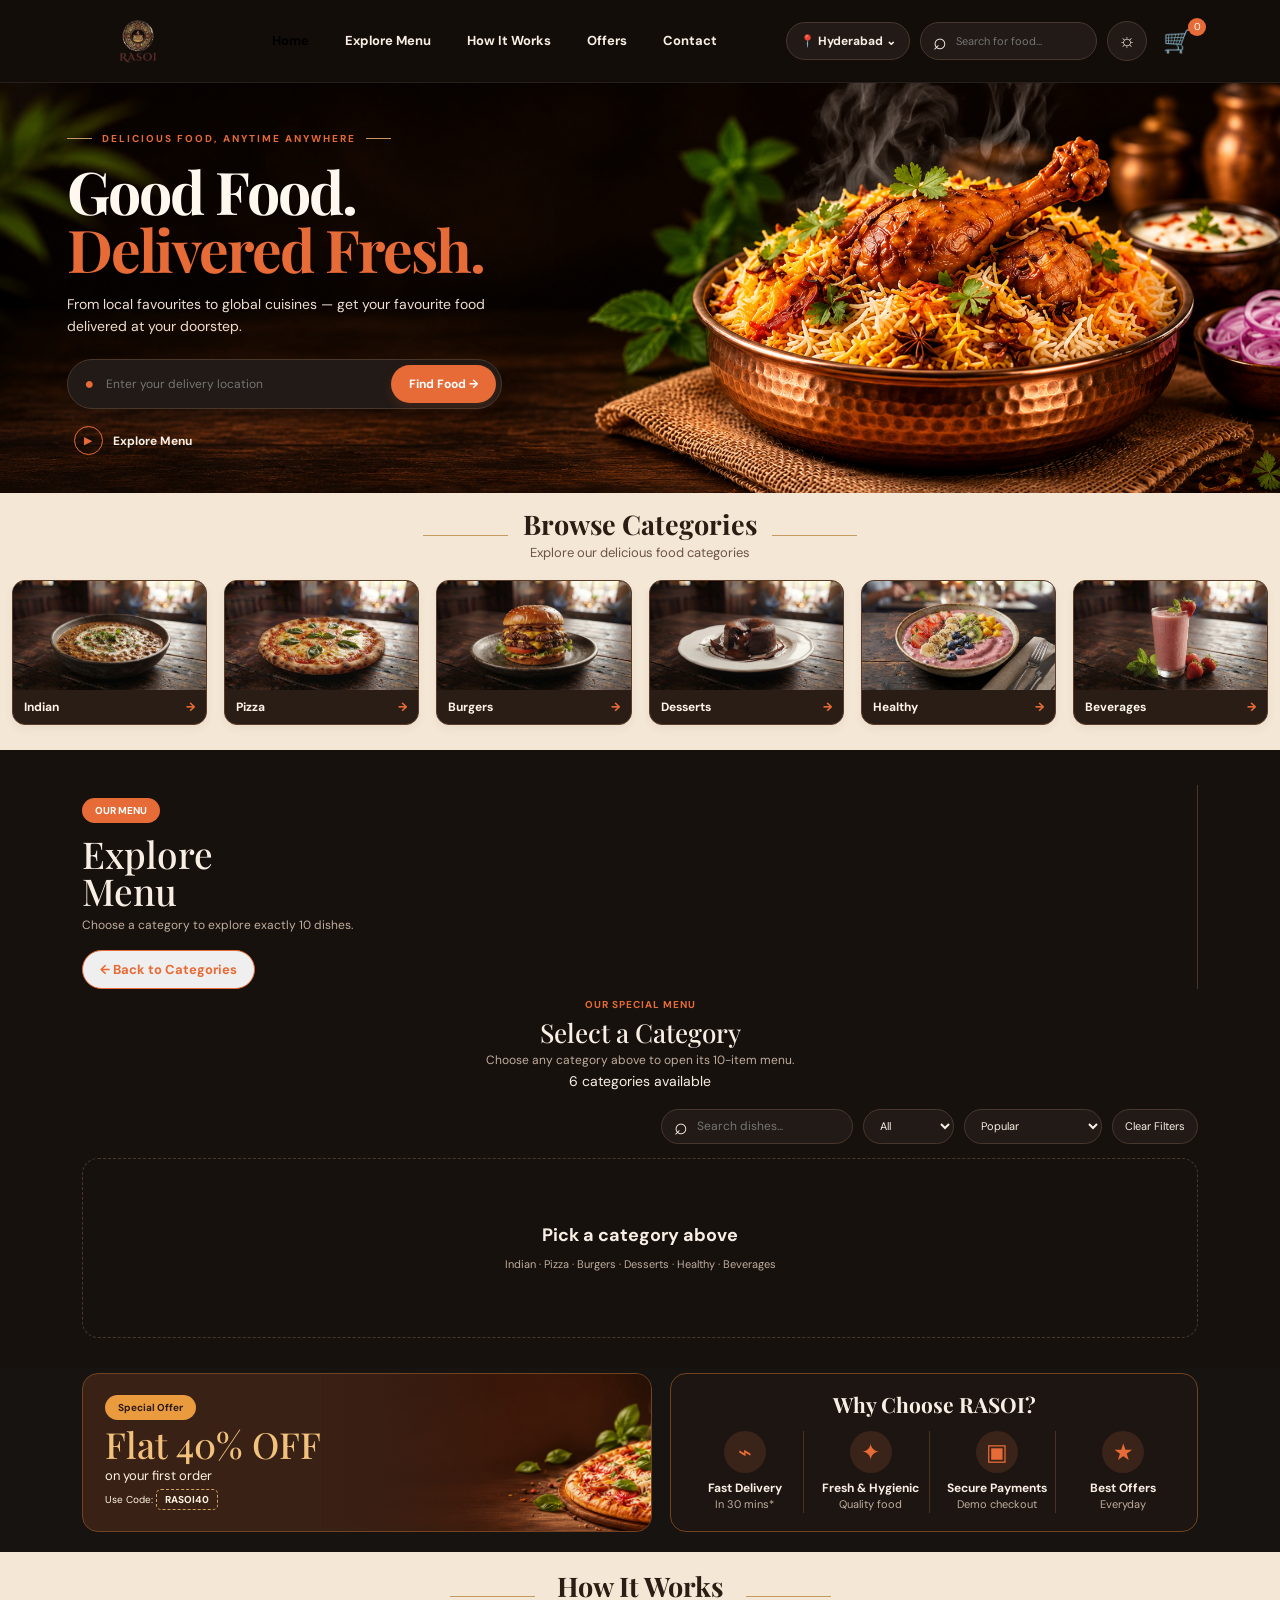
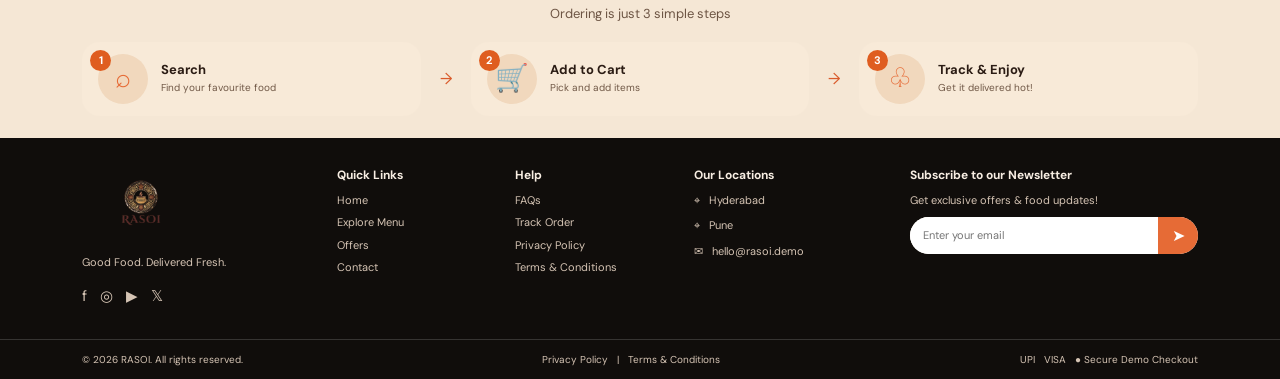
<file: FRONT-END/02_Rasoi/index.html>
<!DOCTYPE html>
<html lang="en" data-theme="dark">
<head>
  <meta charset="UTF-8">
  <meta name="viewport" content="width=device-width, initial-scale=1.0">
  <meta name="description" content="RASOI - freshly prepared favourites delivered to your doorstep.">
  <title>RASOI | Good Food. Delivered Fresh.</title>
  <link rel="preconnect" href="https://fonts.googleapis.com">
  <link rel="preconnect" href="https://fonts.gstatic.com" crossorigin>
  <link href="https://fonts.googleapis.com/css2?family=DM+Sans:wght@400;500;600;700&family=Playfair+Display:wght@600;700;800&display=swap" rel="stylesheet">
  <link href="https://cdn.jsdelivr.net/npm/bootstrap@5.3.3/dist/css/bootstrap.min.css" rel="stylesheet">
  <link rel="stylesheet" href="style.css">
  <script>
    try {
      const savedTheme = localStorage.getItem("rasoiTheme");
      document.documentElement.dataset.theme = savedTheme === "light" ? "light" : "dark";
    } catch (error) {
      document.documentElement.dataset.theme = "dark";
    }
  </script>
</head>
<body>
  <nav class="navbar navbar-expand-lg sticky-top site-nav">
    <div class="container">
      <a class="brand" href="#home" aria-label="RASOI home">
        <img class="brand-logo" src="assets/LOGO.png" alt="RASOI logo">
      </a>
      <button class="navbar-toggler" type="button" data-bs-toggle="collapse" data-bs-target="#mainNav" aria-label="Toggle navigation">
        <span class="navbar-toggler-icon"></span>
      </button>
      <div class="collapse navbar-collapse" id="mainNav">
        <div class="navbar-nav mx-auto">
          <a class="nav-link active" href="#home">Home</a>
          <a class="nav-link" href="#menu">Explore Menu</a>
          <a class="nav-link" href="#how">How It Works</a>
          <a class="nav-link" href="#offers">Offers</a>
          <a class="nav-link" href="#footer">Contact</a>
        </div>
        <div class="nav-tools">
          <button class="location-pill" type="button"><span>📍</span> Hyderabad <span>⌄</span></button>
          <label class="nav-search"><span>⌕</span><input id="navSearch" type="search" placeholder="Search for food..." aria-label="Search for food"></label>
          <button id="themeBtn" class="theme-btn" type="button" aria-label="Switch color theme"><span id="themeIcon">☼</span></button>
          <button id="cartBtn" class="cart-nav" type="button" data-bs-toggle="offcanvas" data-bs-target="#cartPanel" aria-label="Open shopping cart">🛒<span id="cartCount">0</span></button>
        </div>
      </div>
    </div>
  </nav>

  <main>
    <header class="hero" id="home">
      <div class="hero-copy">
        <p class="eyebrow"><span></span> Delicious food, anytime anywhere <span></span></p>
        <h1>Good Food.<br><em>Delivered Fresh.</em></h1>
        <p class="hero-text">From local favourites to global cuisines — get your favourite food delivered at your doorstep.</p>
        <form class="delivery-search" id="deliveryForm">
          <span class="pin">●</span>
          <input id="deliveryLocation" type="text" placeholder="Enter your delivery location" aria-label="Delivery location">
          <button class="primary-btn" type="submit">Find Food <span>→</span></button>
        </form>
        <a class="explore-link" href="#menu"><span>▶</span> Explore Menu</a>
      </div>
      <div class="hero-photo" role="img" aria-label="Fresh chicken biryani served in a traditional bowl"></div>
    </header>

    <section class="category-section" id="categories">
      <div class="section-heading">
        <span></span><div><h2>Browse Categories</h2><p>Explore our delicious food categories</p></div><span></span>
      </div>
      <div class="category-list container">
        <button class="category-card" data-category="Indian"><img src="assets/Indian.png" alt="Indian curry"><span>Indian <b>→</b></span></button>
        <button class="category-card" data-category="Pizza"><img src="assets/Fresh Pizza.png" alt="Fresh pizza"><span>Pizza <b>→</b></span></button>
        <button class="category-card" data-category="Burgers"><img src="assets/Burger.png" alt="Burger"><span>Burgers <b>→</b></span></button>
        <button class="category-card" data-category="Desserts"><img src="assets/Chocolate-Lava-Cake.png" alt="Chocolate dessert"><span>Desserts <b>→</b></span></button>
        <button class="category-card" data-category="Healthy"><img src="assets/Fruit Smoothie Bowl.png" alt="Fresh salad"><span>Healthy <b>→</b></span></button>
        <button class="category-card" data-category="Beverages"><img src="assets/Smoothie.png" alt="Fresh smoothie"><span>Beverages <b>→</b></span></button>
      </div>
    </section>

    <section class="menu-section" id="menu">
      <div class="container">
        <div class="menu-top">
          <div class="menu-intro">
            <span class="small-label">OUR MENU</span>
            <h2 id="menuIntroTitle">Popular<br>Dishes</h2>
            <p>Choose a category to explore exactly 10 dishes.</p>
            <button id="backToCategories" class="outline-btn" type="button">← Back to Categories</button>
          </div>
          <div class="menu-content">
            <div class="dark-menu-heading">
              <span>OUR SPECIAL MENU</span>
              <h2 id="menuTitle">Popular Dishes</h2>
              <p id="menuDescription">Handpicked favourites, just for you.</p>
              <small id="menuCount">60 dishes available</small>
            </div>
            <div class="menu-header-row">
              <div>
                <h2 id="menuTitleLight"> <span id="menuTitleLightText">Popular Dishes</span></h2>
                <p id="menuDescriptionLight">Handpicked favourites, just for you.</p>
              </div>
              <span id="menuCountLight" class="menu-count">60 dishes available</span>
            </div>
            <div class="menu-controls">
              <label class="menu-search"><span>⌕</span><input id="menuSearch" type="search" placeholder="Search dishes..." aria-label="Search dishes"></label>
              <select id="foodType" aria-label="Filter by food type"><option value="All">All</option><option value="Veg">Veg</option><option value="Non-Veg">Non-Veg</option></select>
              <select id="sortMenu" aria-label="Sort dishes"><option value="popular">Popular</option><option value="low">Price: Low to High</option><option value="high">Price: High to Low</option><option value="rating">Rating</option></select>
              <button id="clearFilters" class="filter-clear" type="button">Clear Filters</button>
            </div>
            <div id="productGrid" class="product-grid"></div>
            <p id="noResults" class="no-results" hidden>No dishes match your search or filters.</p>
          </div>
        </div>
      </div>
    </section>

    <div class="promo-benefits container">
    <section class="promo-section" id="offers">
      <div class="promo-copy"><span class="promo-tag">Special Offer</span><h2>Flat 40% OFF</h2><p>on your first order</p><small>Use Code: <b>RASOI40</b></small></div>
      <button class="primary-btn promo-btn" id="offerButton" type="button">Order Now →</button>
      <div class="promo-photo" role="img" aria-label="Freshly baked pizza"></div>
    </section>

    <section class="benefits">
      <div class="section-heading"><span></span><div><h2>Why Choose RASOI?</h2></div><span></span></div>
      <div class="benefit-grid">
        <div class="benefit"><i>⌁</i><h3>Fast Delivery</h3><p>In 30 mins*</p></div>
        <div class="benefit"><i>✦</i><h3>Fresh & Hygienic</h3><p>Quality food</p></div>
        <div class="benefit"><i>▣</i><h3>Secure Payments</h3><p>Demo checkout</p></div>
        <div class="benefit"><i>★</i><h3>Best Offers</h3><p>Everyday</p></div>
      </div>
    </section>
    </div>

    <section class="how-section" id="how">
      <div class="container">
        <div class="section-heading"><span></span><div><h2>How It Works</h2><p>Ordering is just 3 simple steps</p></div><span></span></div>
        <div class="how-grid">
          <div class="how-step"><b>1</b><span class="how-icon">⌕</span><div><h3>Search</h3><p>Find your favourite food</p></div></div>
          <span class="step-arrow">→</span>
          <div class="how-step"><b>2</b><span class="how-icon">🛒</span><div><h3>Add to Cart</h3><p>Pick and add items</p></div></div>
          <span class="step-arrow">→</span>
          <div class="how-step"><b>3</b><span class="how-icon">♧</span><div><h3>Track & Enjoy</h3><p>Get it delivered hot!</p></div></div>
        </div>
      </div>
    </section>
  </main>

  <footer class="site-footer" id="footer">
    <div class="container footer-main">
      <div class="footer-brand"><a class="brand" href="#home" aria-label="RASOI home"><img class="brand-logo footer-logo" src="assets/LOGO.png" alt="RASOI logo"></a><p>Good Food. Delivered Fresh.</p><div class="socials"><a href="#footer" aria-label="Facebook">f</a><a href="#footer" aria-label="Instagram">◎</a><a href="#footer" aria-label="YouTube">▶</a><a href="#footer" aria-label="X">𝕏</a></div></div>
      <div><h3>Quick Links</h3><a href="#home">Home</a><a href="#menu">Explore Menu</a><a href="#offers">Offers</a><a href="#footer">Contact</a></div>
      <div><h3>Help</h3><a href="#footer">FAQs</a><a href="#tracking" id="footerTrack">Track Order</a><a href="#footer">Privacy Policy</a><a href="#footer">Terms & Conditions</a></div>
      <div><h3>Our Locations</h3><p>⌖ &nbsp; Hyderabad</p><p>⌖ &nbsp; Pune</p><p>✉ &nbsp; hello@rasoi.demo</p></div>
      <div class="newsletter"><h3>Subscribe to our Newsletter</h3><p>Get exclusive offers & food updates!</p><form id="newsletterForm"><input type="email" placeholder="Enter your email" required aria-label="Email address"><button type="submit">➤</button></form><small id="newsletterMessage"></small></div>
    </div>
    <div class="footer-bottom"><div class="container"><span>© 2026 RASOI. All rights reserved.</span><span>Privacy Policy &nbsp; | &nbsp; Terms & Conditions</span><span>UPI &nbsp; VISA &nbsp; ● Secure Demo Checkout</span></div></div>
  </footer>

  <div class="offcanvas offcanvas-end cart-panel" tabindex="-1" id="cartPanel">
    <div class="offcanvas-header"><h2>Your Cart <span id="cartTitleCount">(0)</span></h2><button type="button" class="btn-close" data-bs-dismiss="offcanvas" aria-label="Close"></button></div>
    <div class="offcanvas-body d-flex flex-column"><div id="cartItems" class="cart-items flex-grow-1"></div><div class="cart-summary"><p><span>Subtotal</span><b id="subtotal">₹0</b></p><p><span>Delivery Fee</span><b id="deliveryFee">₹40</b></p><p><span>Tax (5%)</span><b id="tax">₹0</b></p><hr><h3><span>Total</span><b id="grandTotal">₹0</b></h3><button class="primary-btn w-100" id="checkoutButton" type="button">Proceed to Checkout →</button></div></div>
  </div>

  <div class="modal fade" id="checkoutModal" tabindex="-1">
    <div class="modal-dialog modal-dialog-centered"><div class="modal-content custom-modal"><div class="modal-header"><h2>Delivery Details</h2><button class="btn-close" data-bs-dismiss="modal"></button></div><form id="checkoutForm"><div class="modal-body"><label>Full Name<input name="name" required minlength="2" placeholder="Your name"></label><label>Phone Number<input name="phone" required pattern="[0-9]{10}" maxlength="10" placeholder="10-digit mobile number"></label><label>Delivery Address<textarea name="address" required minlength="8" placeholder="House no., street, area"></textarea></label><label>Landmark (optional)<input name="landmark" placeholder="Nearby landmark"></label><label>Payment Method<select name="payment"><option>Cash on Delivery</option><option>UPI (demo only)</option></select></label><div class="checkout-total"><span>Amount payable</span><b id="checkoutTotal">₹0</b></div><p class="demo-note">Demo checkout only. No real payment will be collected.</p></div><div class="modal-footer"><button class="primary-btn w-100" type="submit">Confirm Demo Order</button></div></form></div></div>
  </div>

  <div class="modal fade" id="confirmationModal" tabindex="-1">
    <div class="modal-dialog modal-dialog-centered"><div class="modal-content custom-modal text-center p-4"><div class="success-icon">✓</div><h2>Order placed!</h2><p id="confirmationText">Your demo order has been created.</p><p class="demo-note">This is a frontend simulation, not a live restaurant order.</p><button class="primary-btn" id="trackOrderButton" type="button">Track Your Order →</button></div></div>
  </div>

  <div class="modal fade" id="trackingModal" tabindex="-1">
    <div class="modal-dialog modal-dialog-centered"><div class="modal-content custom-modal p-3"><div class="modal-header"><div><h2>Track Your Order</h2><small id="trackingOrderId">Demo order</small></div><button class="btn-close" data-bs-dismiss="modal"></button></div><div class="modal-body"><p class="demo-note">Simulated order progress — no live GPS connection.</p><div class="tracking-list" id="trackingList"></div><p class="tracking-status" id="trackingStatus"></p></div></div></div>
  </div>

  <div class="toast-container position-fixed bottom-0 end-0 p-3"><div id="siteToast" class="toast" role="status"><div class="toast-body" id="toastText">Added to cart</div></div></div>

  <script src="https://cdn.jsdelivr.net/npm/bootstrap@5.3.3/dist/js/bootstrap.bundle.min.js"></script>
  <script src="script.js"></script>
</body>
</html>
</file>
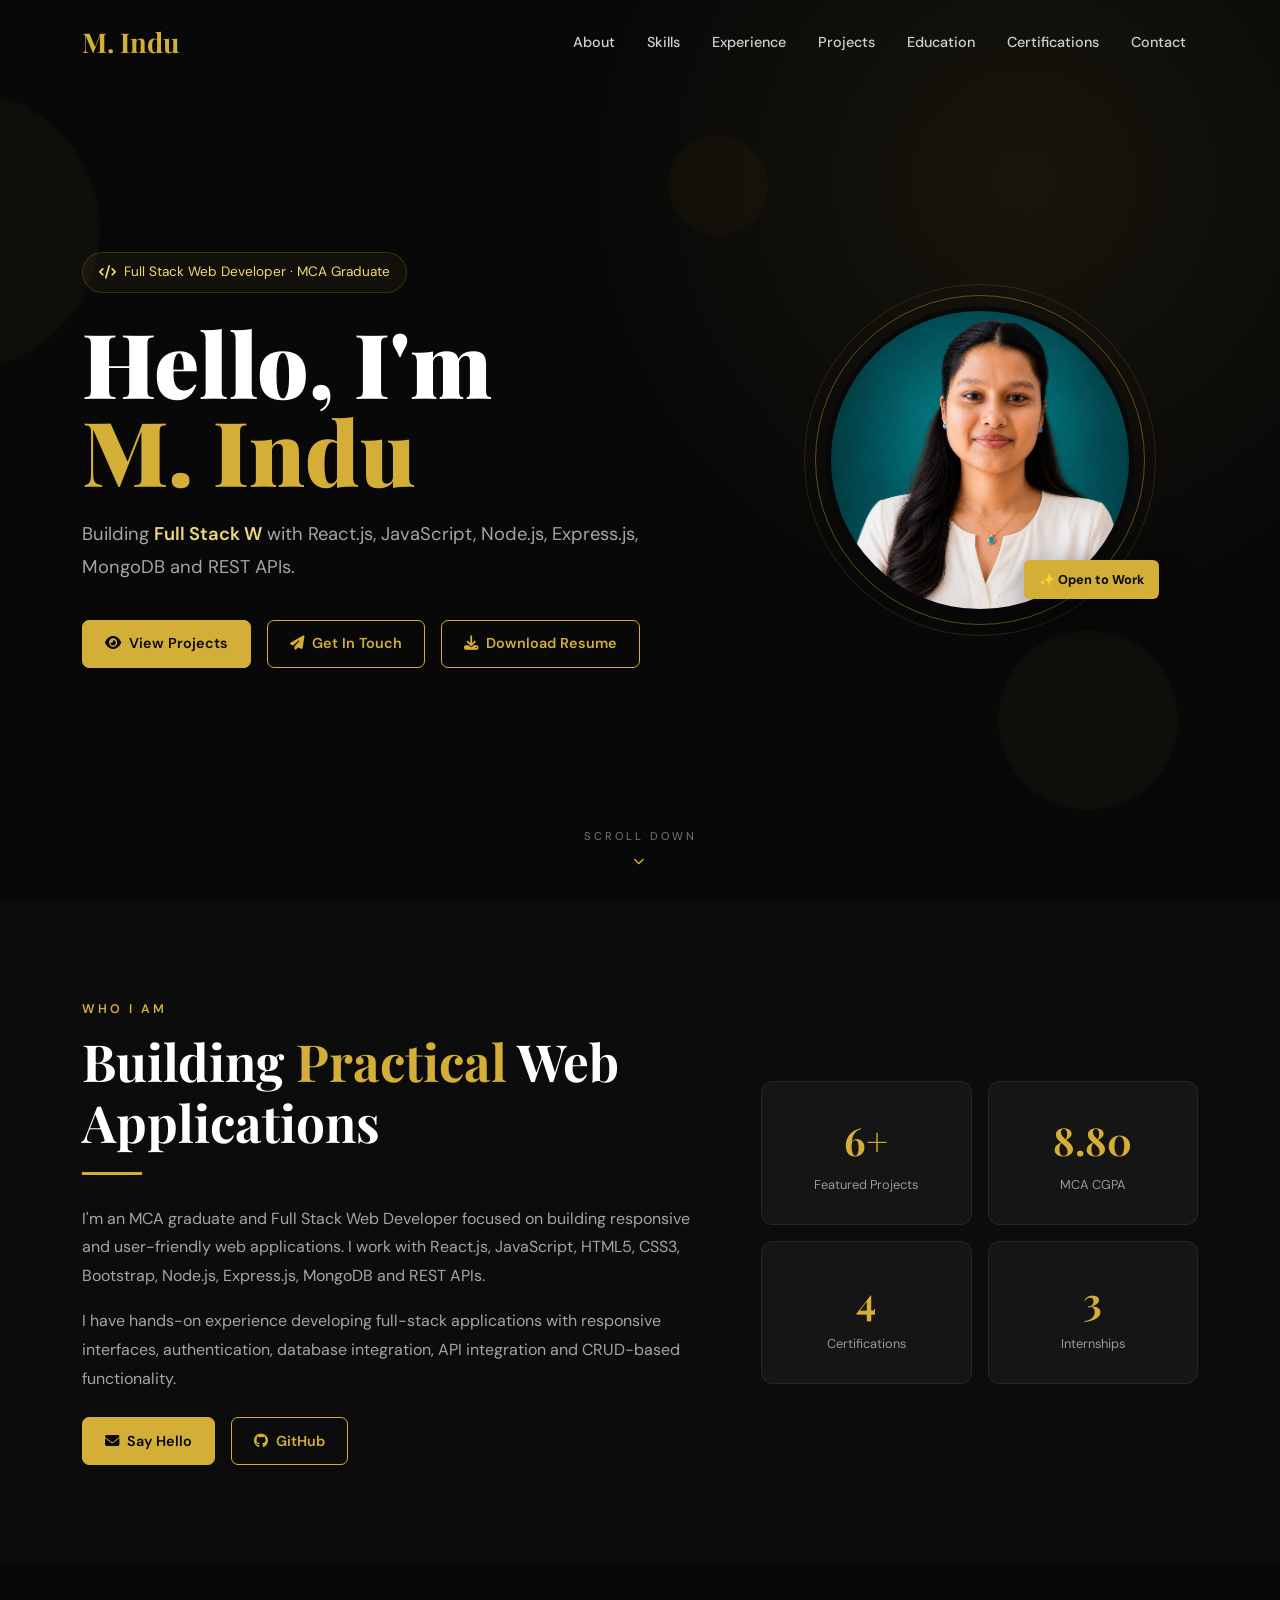
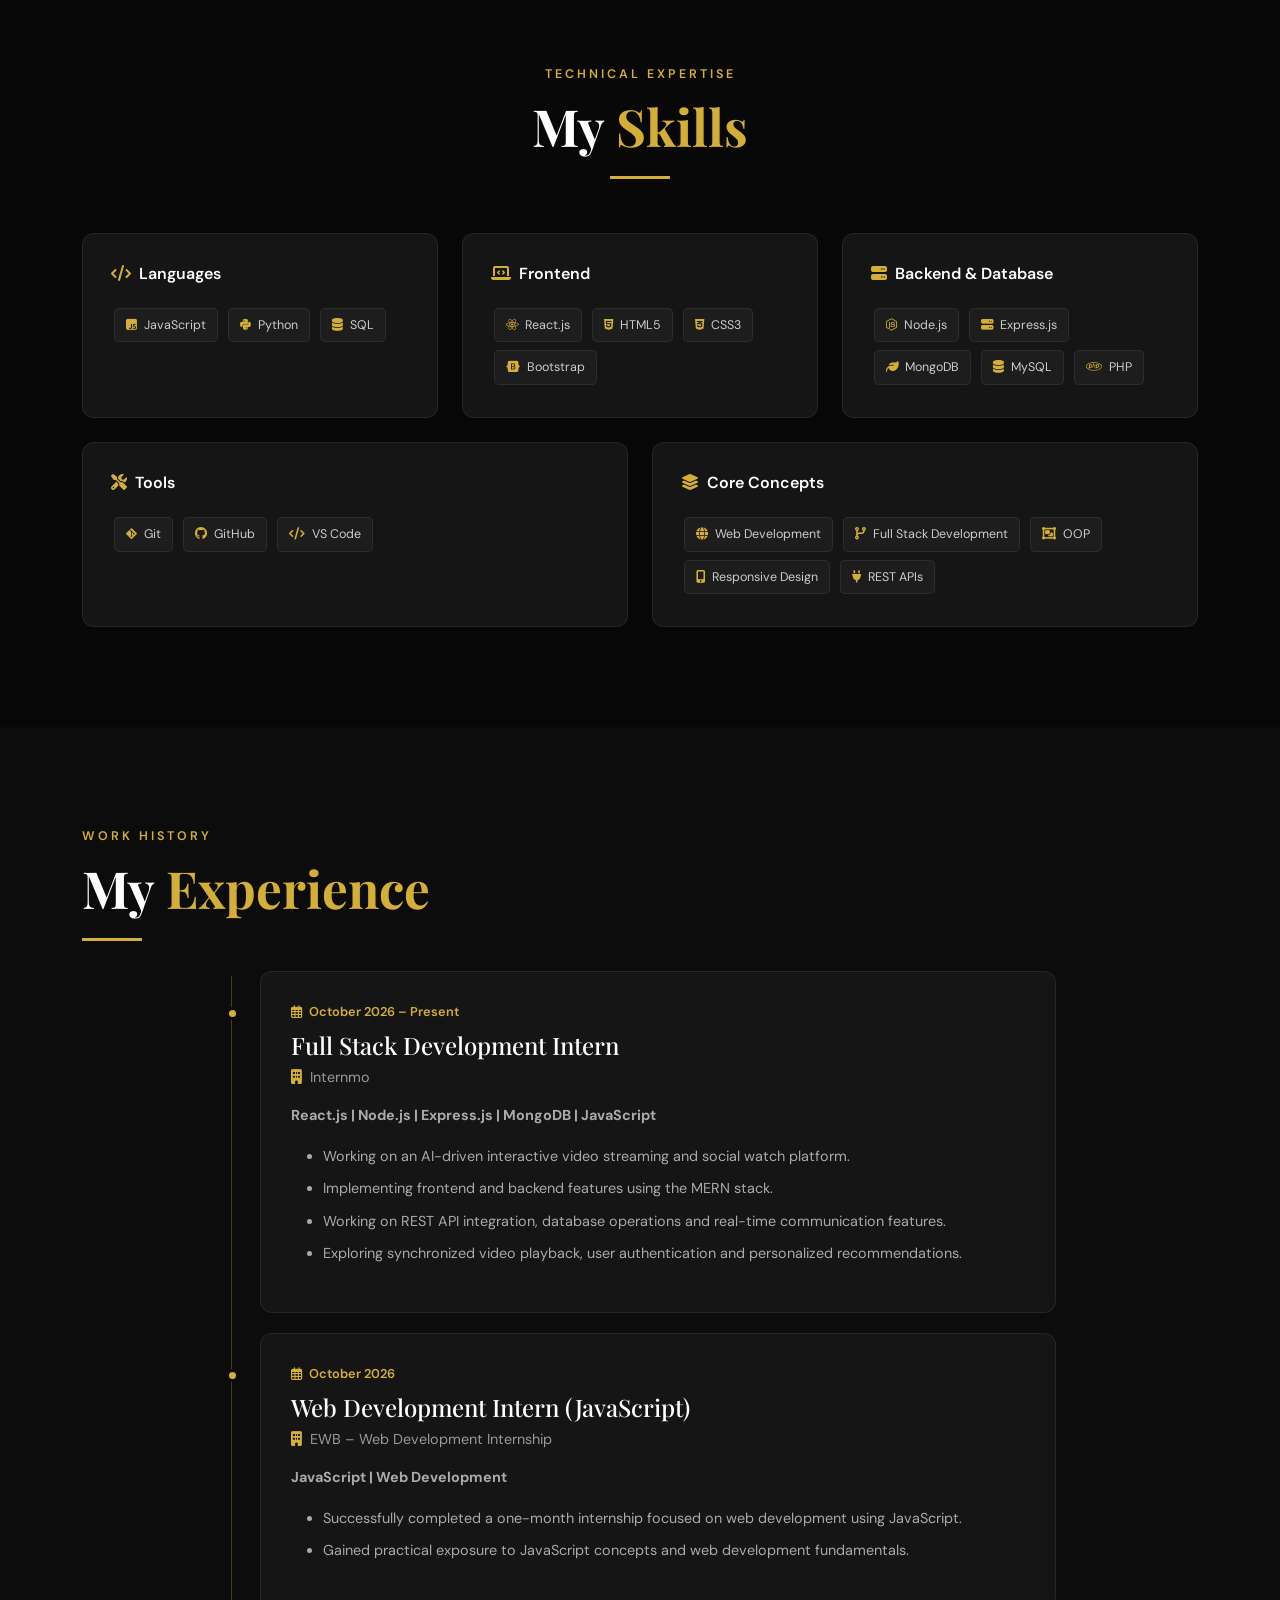
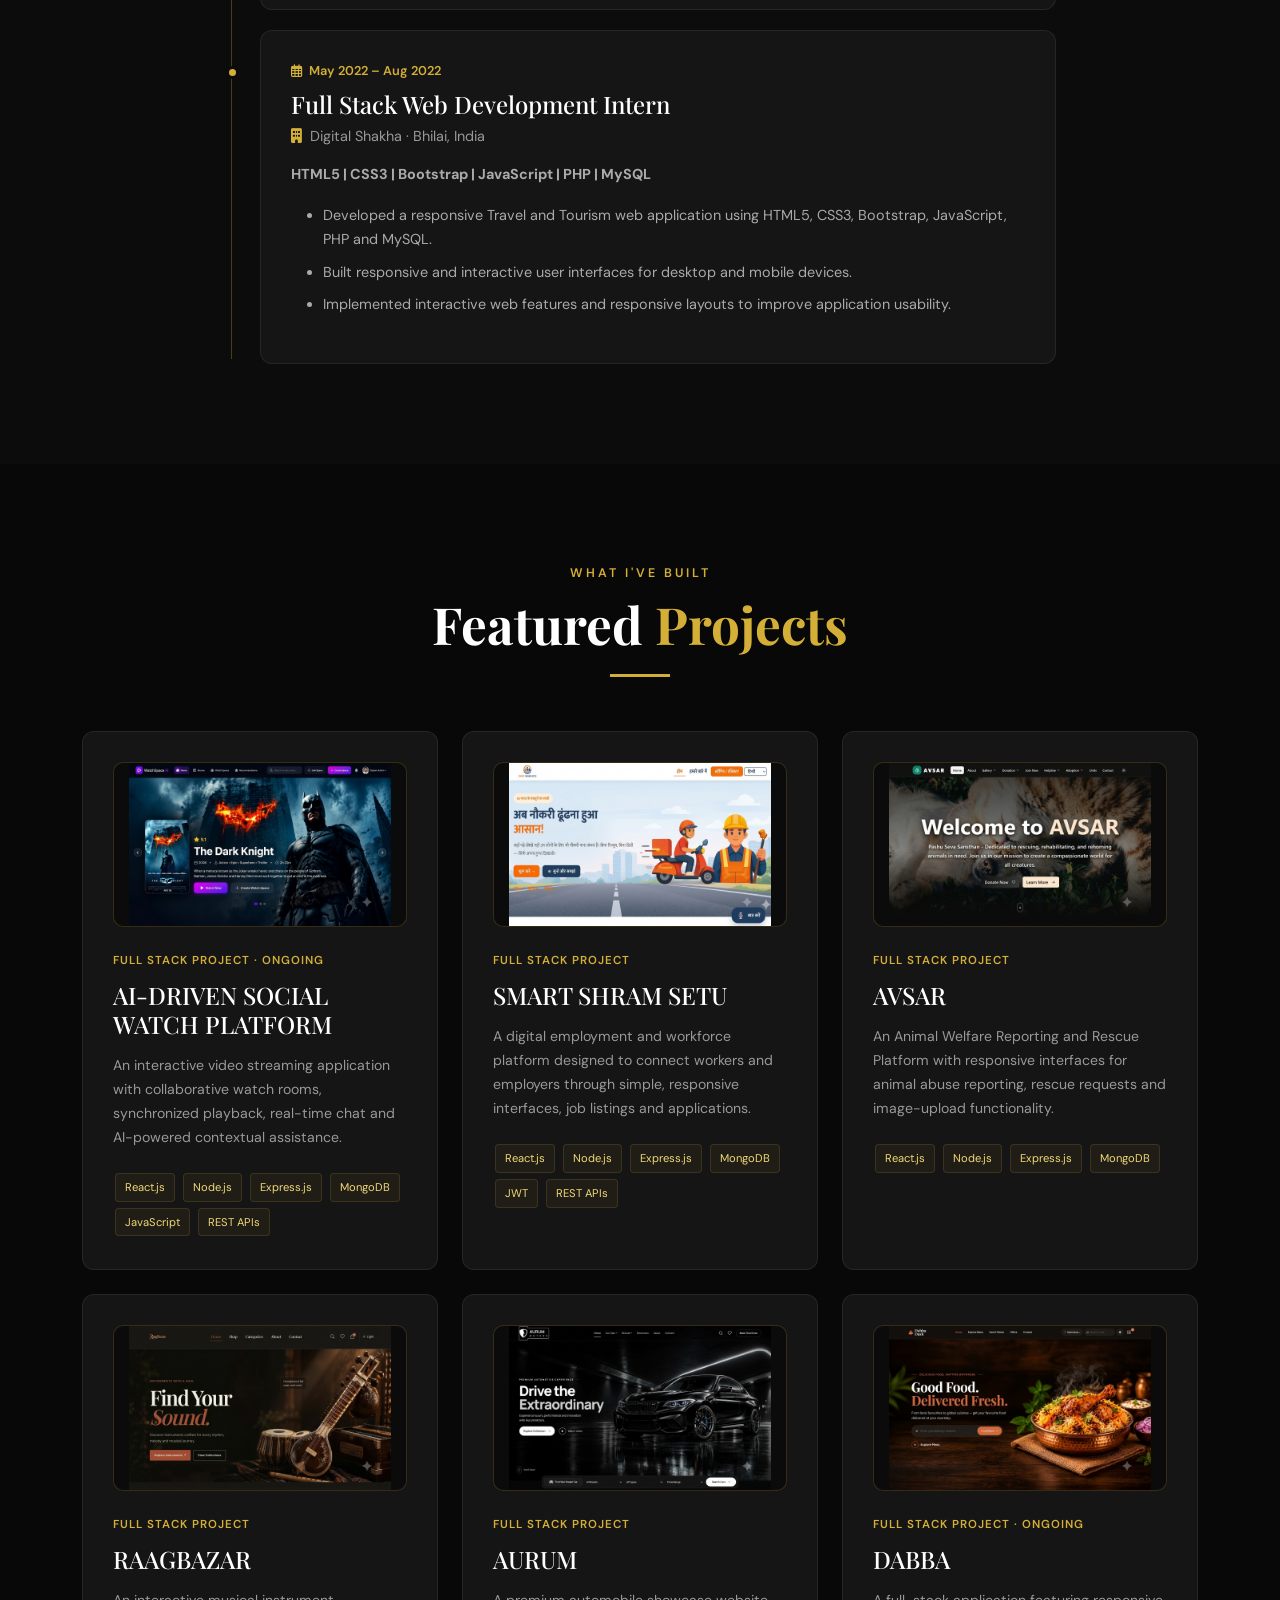
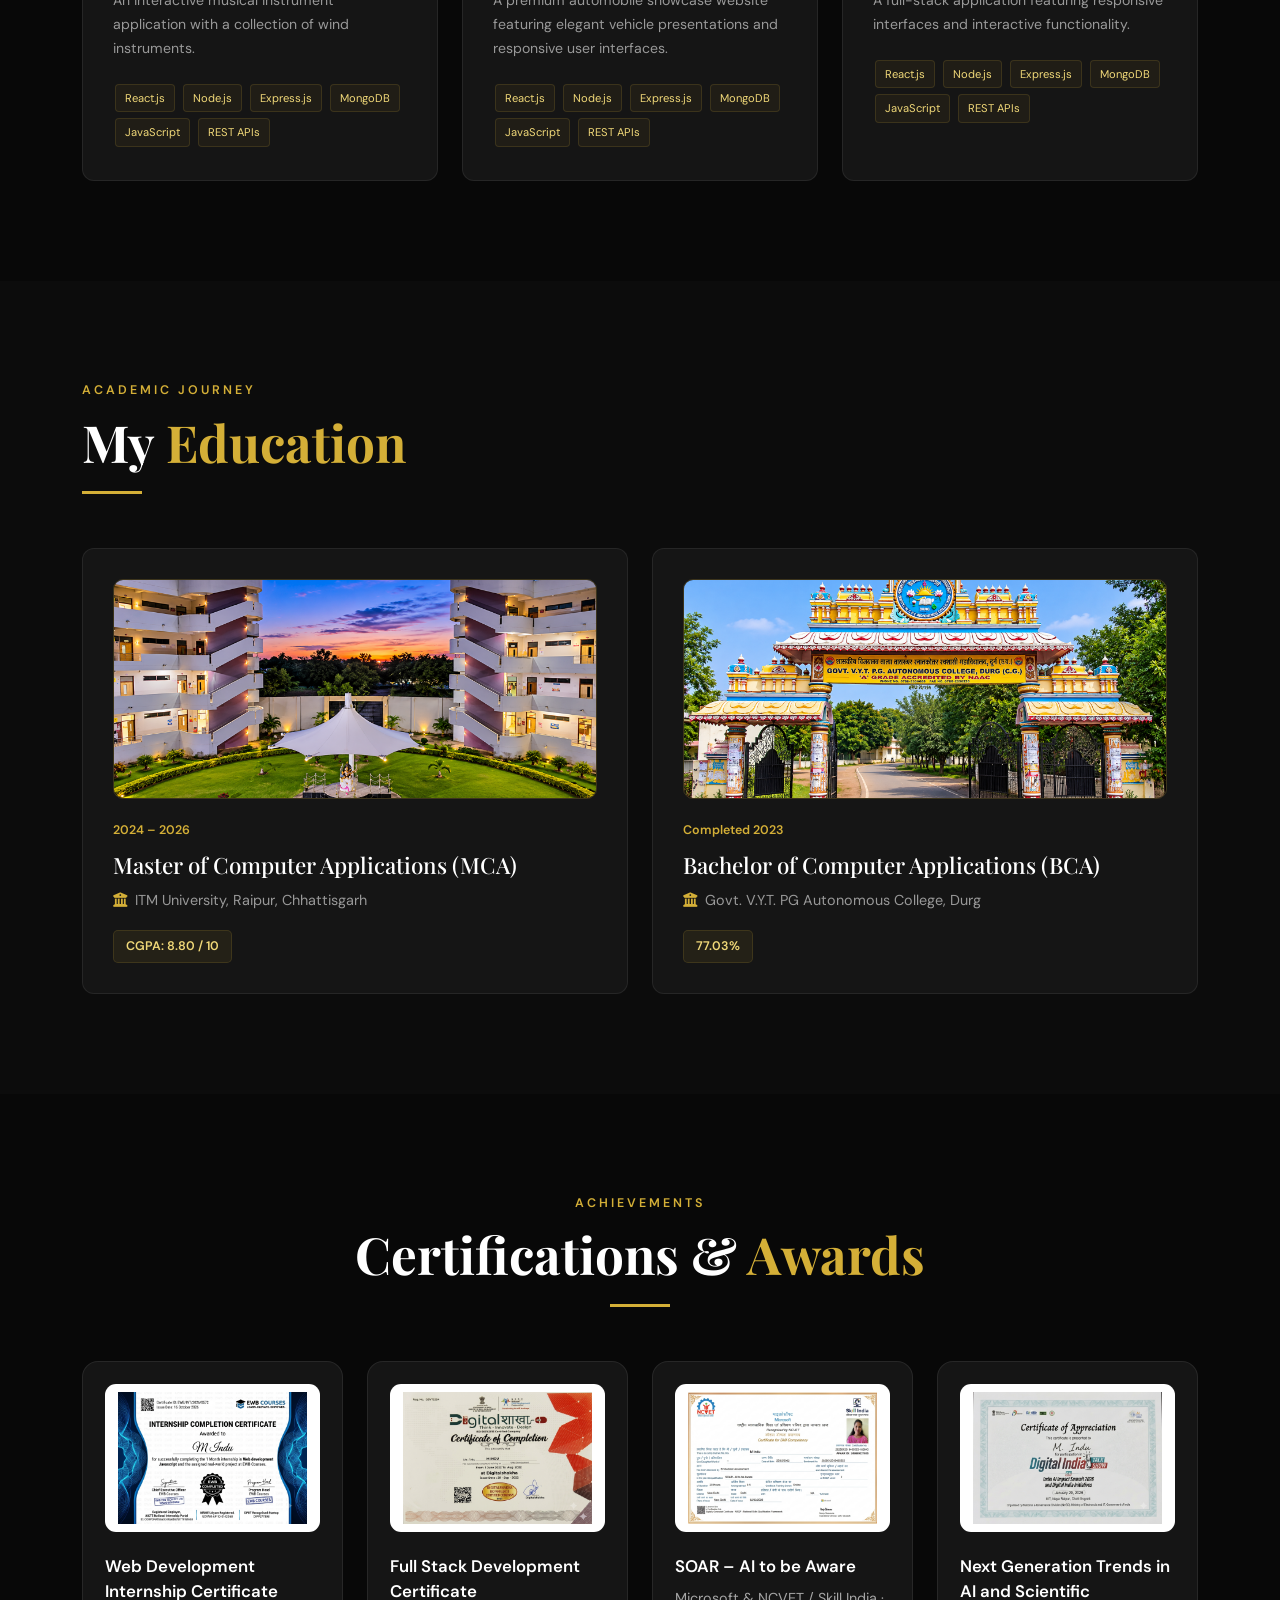
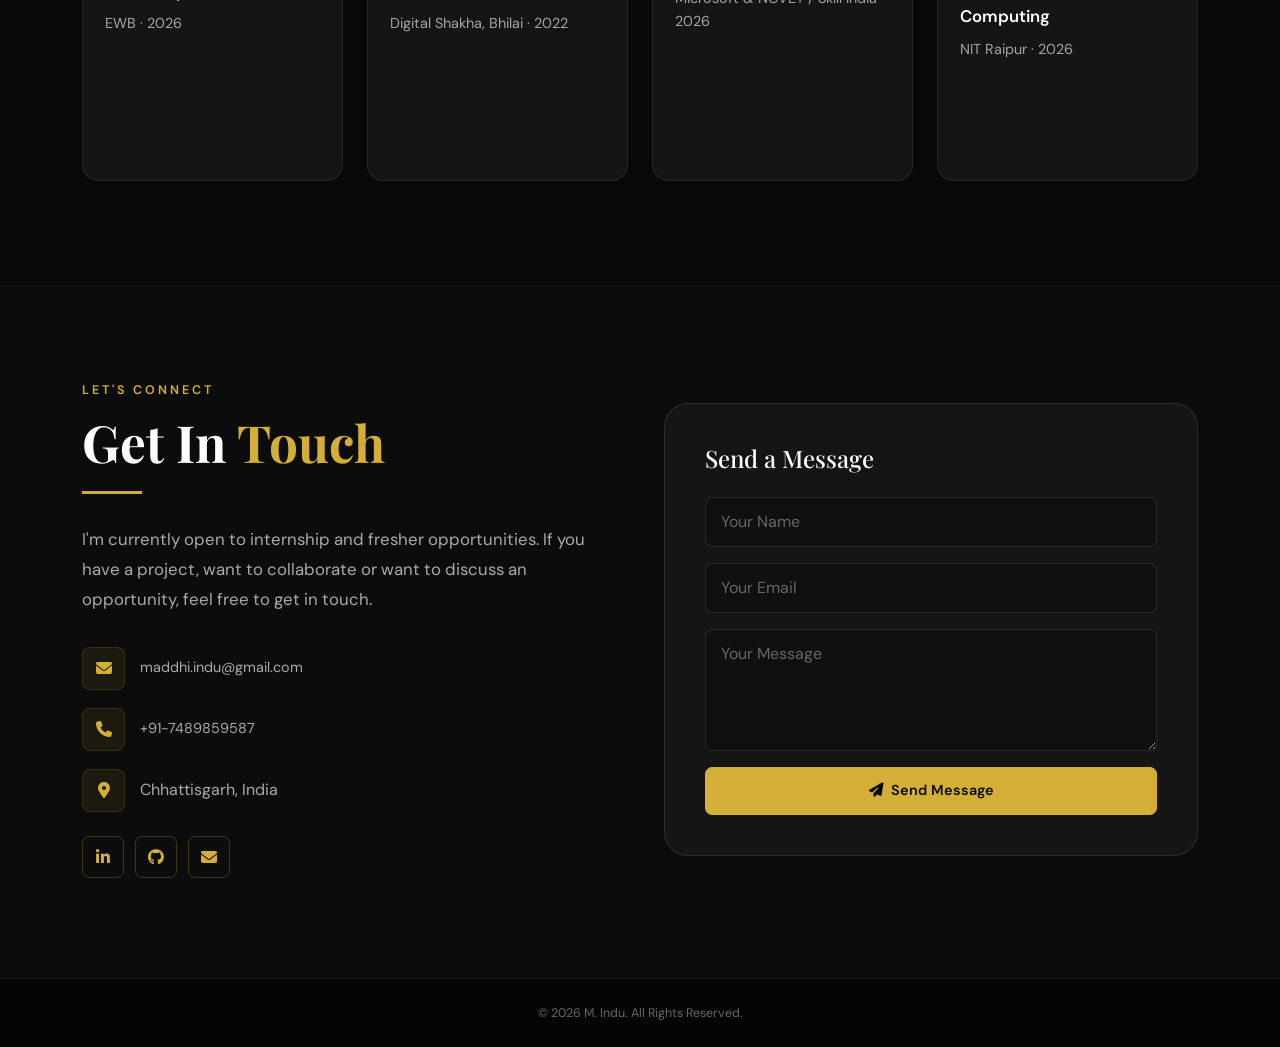
<file: HTML_PORTFOLIO/03_Portfolio/index.html>
<!DOCTYPE html>
<html lang="en">

<head>
    <meta charset="UTF-8">
    <meta name="viewport" content="width=device-width, initial-scale=1.0">

    <title>M Indu | Full Stack Web Developer</title>

    <!-- Bootstrap CSS -->
    <link href="https://cdn.jsdelivr.net/npm/bootstrap@5.3.2/dist/css/bootstrap.min.css" rel="stylesheet">
    <!-- Google Fonts -->
    <link href="https://fonts.googleapis.com/css2?family=Playfair+Display:wght@400;700;900&family=DM+Sans:wght@300;400;500;600&display=swap" rel="stylesheet">
    <!-- Font Awesome -->
    <link href="https://cdnjs.cloudflare.com/ajax/libs/font-awesome/6.5.0/css/all.min.css" rel="stylesheet">
    <!-- Custom CSS -->
    <link href="style.css" rel="stylesheet">
</head>

<body>

    <!-- LOADER -->
    <div id="loader">
        <div class="loader-text">M. INDU</div>
    </div>

    <!-- NAVIGATION -->
    <nav class="navbar navbar-expand-lg">
        <div class="container">

            <a class="nav-brand" href="#hero">M. Indu</a>

            <button
                class="navbar-toggler"
                type="button"
                data-bs-toggle="collapse"
                data-bs-target="#navMenu"
                aria-controls="navMenu"
                aria-expanded="false"
                aria-label="Toggle navigation"
            >
                <span class="navbar-toggler-icon"></span>
            </button>

            <div class="collapse navbar-collapse justify-content-end" id="navMenu">
                <ul class="navbar-nav gap-2">

                    <li class="nav-item"><a class="nav-link" href="#about">About</a></li>
                    <li class="nav-item"><a class="nav-link" href="#skills">Skills</a></li>
                    <li class="nav-item"><a class="nav-link" href="#experience">Experience</a></li>
                    <li class="nav-item"><a class="nav-link" href="#projects">Projects</a></li>
                    <li class="nav-item"><a class="nav-link" href="#education">Education</a></li>
                    <li class="nav-item"><a class="nav-link" href="#certifications">Certifications</a></li>
                    <li class="nav-item"><a class="nav-link" href="#contact">Contact</a></li>

                </ul>
            </div>

        </div>
    </nav>

    <!-- HERO SECTION -->
    <section id="hero">

        <div class="orb orb-1"></div>
        <div class="orb orb-2"></div>
        <div class="orb orb-3"></div>

        <div class="container hero-content">

            <div class="row align-items-center g-5">

                <div class="col-lg-7 order-2 order-lg-1">

                    <div class="hero-badge">
                        <i class="fas fa-code me-2"></i>
                        Full Stack Web Developer · MCA Graduate
                    </div>

                    <h1 class="hero-name">
                        Hello, I'm
                        <br>
                        <span>M. Indu</span>
                    </h1>

                    <p class="hero-role">
                        Building
                        <strong>responsive and user-friendly web applications</strong>
                        with React.js, JavaScript, Node.js, Express.js, MongoDB
                        and REST APIs.
                    </p>

                    <div class="hero-btns d-flex flex-wrap gap-3">

                        <a href="#projects" class="btn-primary-custom">
                            <i class="fas fa-eye me-2"></i>
                            View Projects
                        </a>

                        <a href="#contact" class="btn-outline-custom">
                            <i class="fas fa-paper-plane me-2"></i>
                            Get In Touch
                        </a>

                        <a href="files/M_INDU_FULLSTACK.pdf" class="btn-outline-custom" download>
                            <i class="fas fa-download me-2"></i>
                            Download Resume
                        </a>

                    </div>

                </div>

                <!-- HERO PROFILE IMAGE -->
                <div class="col-lg-5 order-1 order-lg-2 text-center profile-wrap">

                    <div class="profile-outer mx-auto">

                        <img
                            src="Assests/Profile1.jpeg"
                            alt="M Indu"
                            class="profile-img"
                        >

                        <div class="profile-badge-float">
                            ✨ Open to Work
                        </div>

                    </div>

                </div>

            </div>

        </div>

        <div class="scroll-hint">
            SCROLL DOWN
            <span class="arrow">
                <i class="fas fa-chevron-down"></i>
            </span>
        </div>

    </section>

    <!-- ABOUT SECTION -->
    <section id="about">

        <div class="container">

            <div class="row align-items-center g-5">

                <div class="col-lg-7 reveal">

                    <p class="section-tag">Who I Am</p>

                    <h2 class="section-title">
                        Building <span>Practical</span> Web Applications
                    </h2>

                    <div class="section-divider"></div>

                    <p class="about-text">
                        I'm an MCA graduate and Full Stack Web Developer focused on
                        building responsive and user-friendly web applications.
                        I work with React.js, JavaScript, HTML5, CSS3, Bootstrap,
                        Node.js, Express.js, MongoDB and REST APIs.
                    </p>

                    <p class="about-text mt-3">
                        I have hands-on experience developing full-stack applications
                        with responsive interfaces, authentication, database
                        integration, API integration and CRUD-based functionality.
                    </p>

                    <div class="d-flex flex-wrap gap-3 mt-4">

                        <a href="mailto:maddhi.indu@gmail.com" class="btn-primary-custom">
                            <i class="fas fa-envelope me-2"></i>
                            Say Hello
                        </a>

                        <a href="https://github.com/MInduDev" target="_blank" rel="noopener noreferrer" class="btn-outline-custom">
                            <i class="fab fa-github me-2"></i>
                            GitHub
                        </a>

                    </div>

                </div>

                <!-- ABOUT STATS -->
                <div class="col-lg-5 reveal">

                    <div class="row g-3">

                        <div class="col-6">
                            <div class="stat-card">
                                <div class="stat-num">6+</div>
                                <div class="stat-label">Featured Projects</div>
                            </div>
                        </div>

                        <div class="col-6">
                            <div class="stat-card">
                                <div class="stat-num">8.80</div>
                                <div class="stat-label">MCA CGPA</div>
                            </div>
                        </div>

                        <div class="col-6">
                            <div class="stat-card">
                                <div class="stat-num">4</div>
                                <div class="stat-label">Certifications</div>
                            </div>
                        </div>

                        <div class="col-6">
                            <div class="stat-card">
                                <div class="stat-num">3</div>
                                <div class="stat-label">Internships</div>
                            </div>
                        </div>

                    </div>

                </div>

            </div>

        </div>

    </section>

    <!-- SKILLS SECTION -->
    <section id="skills">

        <div class="container">

            <div class="text-center reveal">

                <p class="section-tag">Technical Expertise</p>

                <h2 class="section-title">
                    My <span>Skills</span>
                </h2>

                <div class="section-divider mx-auto"></div>

            </div>

            <div class="row g-4 mt-2">

                <!-- LANGUAGES -->
                <div class="col-md-6 col-lg-4 reveal">

                    <div class="skill-card">

                        <p class="skill-group-title">
                            <i class="fas fa-code me-1"></i>
                            Languages
                        </p>

                        <div>
                            <span class="skill-pill"><i class="fab fa-js-square"></i> JavaScript</span>
                            <span class="skill-pill"><i class="fab fa-python"></i> Python</span>
                            <span class="skill-pill"><i class="fas fa-database"></i> SQL</span>
                        </div>

                    </div>

                </div>

                <!-- FRONTEND -->
                <div class="col-md-6 col-lg-4 reveal">

                    <div class="skill-card">

                        <p class="skill-group-title">
                            <i class="fas fa-laptop-code me-1"></i>
                            Frontend
                        </p>

                        <div>
                            <span class="skill-pill"><i class="fab fa-react"></i> React.js</span>
                            <span class="skill-pill"><i class="fab fa-html5"></i> HTML5</span>
                            <span class="skill-pill"><i class="fab fa-css3-alt"></i> CSS3</span>
                            <span class="skill-pill"><i class="fab fa-bootstrap"></i> Bootstrap</span>
                        </div>

                    </div>

                </div>

                <!-- BACKEND AND DATABASE -->
                <div class="col-md-6 col-lg-4 reveal">

                    <div class="skill-card">

                        <p class="skill-group-title">
                            <i class="fas fa-server me-1"></i>
                            Backend & Database
                        </p>

                        <div>
                            <span class="skill-pill"><i class="fab fa-node-js"></i> Node.js</span>
                            <span class="skill-pill"><i class="fas fa-server"></i> Express.js</span>
                            <span class="skill-pill"><i class="fas fa-leaf"></i> MongoDB</span>
                            <span class="skill-pill"><i class="fas fa-database"></i> MySQL</span>
                            <span class="skill-pill"><i class="fab fa-php"></i> PHP</span>
                        </div>

                    </div>

                </div>

                <!-- TOOLS -->
                <div class="col-md-6 col-lg-6 reveal">

                    <div class="skill-card">

                        <p class="skill-group-title">
                            <i class="fas fa-tools me-1"></i>
                            Tools
                        </p>

                        <div>
                            <span class="skill-pill"><i class="fab fa-git-alt"></i> Git</span>
                            <span class="skill-pill"><i class="fab fa-github"></i> GitHub</span>
                            <span class="skill-pill"><i class="fas fa-code"></i> VS Code</span>
                        </div>

                    </div>

                </div>

                <!-- CORE CONCEPTS -->
                <div class="col-md-6 col-lg-6 reveal">

                    <div class="skill-card">

                        <p class="skill-group-title">
                            <i class="fas fa-layer-group me-1"></i>
                            Core Concepts
                        </p>

                        <div>
                            <span class="skill-pill"><i class="fas fa-globe"></i> Web Development</span>
                            <span class="skill-pill"><i class="fas fa-code-branch"></i> Full Stack Development</span>
                            <span class="skill-pill"><i class="fas fa-object-group"></i> OOP</span>
                            <span class="skill-pill"><i class="fas fa-mobile-alt"></i> Responsive Design</span>
                            <span class="skill-pill"><i class="fas fa-plug"></i> REST APIs</span>
                        </div>

                    </div>

                </div>

            </div>

        </div>

    </section>

    <!-- EXPERIENCE SECTION -->
    <section id="experience">

        <div class="container">

            <div class="reveal">

                <p class="section-tag">Work History</p>

                <h2 class="section-title">
                    My <span>Experience</span>
                </h2>

                <div class="section-divider"></div>

            </div>

            <div class="row justify-content-center mt-2">

                <div class="col-lg-9 reveal">

                    <div class="timeline">

                        <!-- EXPERIENCE 1 -->
                        <div class="timeline-item">

                            <div class="timeline-dot"></div>

                            <p class="timeline-date">
                                <i class="far fa-calendar-alt me-1"></i>
                                October 2026 – Present
                            </p>

                            <h4 class="timeline-title">Full Stack Development Intern</h4>

                            <p class="timeline-sub">
                                <i class="fas fa-building me-1"></i>
                                Internmo
                            </p>

                            <p class="timeline-desc">
                                <strong>React.js | Node.js | Express.js | MongoDB | JavaScript</strong>
                            </p>

                            <ul class="timeline-desc">
                                <li>Working on an AI-driven interactive video streaming and social watch platform.</li>
                                <li>Implementing frontend and backend features using the MERN stack.</li>
                                <li>Working on REST API integration, database operations and real-time communication features.</li>
                                <li>Exploring synchronized video playback, user authentication and personalized recommendations.</li>
                            </ul>

                        </div>

                        <!-- EXPERIENCE 2 -->
                        <div class="timeline-item">

                            <div class="timeline-dot"></div>

                            <p class="timeline-date">
                                <i class="far fa-calendar-alt me-1"></i>
                                October 2026
                            </p>

                            <h4 class="timeline-title">Web Development Intern (JavaScript)</h4>

                            <p class="timeline-sub">
                                <i class="fas fa-building me-1"></i>
                                EWB – Web Development Internship
                            </p>

                            <p class="timeline-desc">
                                <strong>JavaScript | Web Development</strong>
                            </p>

                            <ul class="timeline-desc">
                                <li>Successfully completed a one-month internship focused on web development using JavaScript.</li>
                                <li>Gained practical exposure to JavaScript concepts and web development fundamentals.</li>
                            </ul>

                        </div>

                        <!-- EXPERIENCE 3 -->
                        <div class="timeline-item">

                            <div class="timeline-dot"></div>

                            <p class="timeline-date">
                                <i class="far fa-calendar-alt me-1"></i>
                                May 2022 – Aug 2022
                            </p>

                            <h4 class="timeline-title">Full Stack Web Development Intern</h4>

                            <p class="timeline-sub">
                                <i class="fas fa-building me-1"></i>
                                Digital Shakha · Bhilai, India
                            </p>

                            <p class="timeline-desc">
                                <strong>HTML5 | CSS3 | Bootstrap | JavaScript | PHP | MySQL</strong>
                            </p>

                            <ul class="timeline-desc">
                                <li>Developed a responsive Travel and Tourism web application using HTML5, CSS3, Bootstrap, JavaScript, PHP and MySQL.</li>
                                <li>Built responsive and interactive user interfaces for desktop and mobile devices.</li>
                                <li>Implemented interactive web features and responsive layouts to improve application usability.</li>
                            </ul>

                        </div>

                    </div>

                </div>

            </div>

        </div>

    </section>

    <!-- PROJECTS SECTION -->
    <section id="projects">

        <div class="container">

            <div class="text-center reveal">

                <p class="section-tag">What I've Built</p>

                <h2 class="section-title">
                    Featured <span>Projects</span>
                </h2>

                <div class="section-divider mx-auto"></div>

            </div>

            <div class="row g-4 mt-2">

                <!-- PROJECT 1 -->
                <div class="col-md-6 col-lg-4 reveal">

                    <div class="project-card">

                        <div class="project-image-wrap">
                            <img src="Assests/Projects/Netflix.png" alt="AI-driven social watch platform" class="project-img">
                        </div>

                        <p class="project-year">Full Stack Project · Ongoing</p>

                        <h4 class="project-name">AI-DRIVEN SOCIAL WATCH PLATFORM</h4>

                        <p class="project-desc">
                            An interactive video streaming application with
                            collaborative watch rooms, synchronized playback,
                            real-time chat and AI-powered contextual assistance.
                        </p>

                        <div>
                            <span class="tech-tag">React.js</span>
                            <span class="tech-tag">Node.js</span>
                            <span class="tech-tag">Express.js</span>
                            <span class="tech-tag">MongoDB</span>
                            <span class="tech-tag">JavaScript</span>
                            <span class="tech-tag">REST APIs</span>
                        </div>

                    </div>

                </div>

                <!-- PROJECT 2 -->
                <div class="col-md-6 col-lg-4 reveal">

                    <div class="project-card">

                        <div class="project-image-wrap">
                            <img src="Assests/Projects/SSS.png" alt="Smart Shram Setu platform" class="project-img">
                        </div>

                        <p class="project-year">Full Stack Project</p>

                        <h4 class="project-name">SMART SHRAM SETU</h4>

                        <p class="project-desc">
                            A digital employment and workforce platform designed
                            to connect workers and employers through simple,
                            responsive interfaces, job listings and applications.
                        </p>

                        <div>
                            <span class="tech-tag">React.js</span>
                            <span class="tech-tag">Node.js</span>
                            <span class="tech-tag">Express.js</span>
                            <span class="tech-tag">MongoDB</span>
                            <span class="tech-tag">JWT</span>
                            <span class="tech-tag">REST APIs</span>
                        </div>

                    </div>

                </div>

                <!-- PROJECT 3 -->
                <div class="col-md-6 col-lg-4 reveal">

                    <div class="project-card">

                        <div class="project-image-wrap">
                            <img src="Assests/Projects/Avsar.png" alt="AVSAR animal welfare platform" class="project-img">
                        </div>

                        <p class="project-year">Full Stack Project</p>

                        <h4 class="project-name">AVSAR</h4>

                        <p class="project-desc">
                            An Animal Welfare Reporting and Rescue Platform
                            with responsive interfaces for animal abuse reporting,
                            rescue requests and image-upload functionality.
                        </p>

                        <div>
                            <span class="tech-tag">React.js</span>
                            <span class="tech-tag">Node.js</span>
                            <span class="tech-tag">Express.js</span>
                            <span class="tech-tag">MongoDB</span>
                        </div>

                    </div>

                </div>

                <!-- PROJECT 4 -->
                <div class="col-md-6 col-lg-4 reveal">

                    <div class="project-card">

                        <div class="project-image-wrap">
                            <img src="Assests/Projects/Raagbazar.png" alt="Raagbazar application" class="project-img">
                        </div>

                        <p class="project-year">Full Stack Project</p>

                        <h4 class="project-name">RAAGBAZAR</h4>

                        <p class="project-desc">
                            An interactive musical instrument application
                            with a collection of wind instruments.
                        </p>

                        <div>
                            <span class="tech-tag">React.js</span>
                            <span class="tech-tag">Node.js</span>
                            <span class="tech-tag">Express.js</span>
                            <span class="tech-tag">MongoDB</span>
                            <span class="tech-tag">JavaScript</span>
                            <span class="tech-tag">REST APIs</span>
                        </div>

                    </div>

                </div>

                <!-- PROJECT 5 -->
                <div class="col-md-6 col-lg-4 reveal">

                    <div class="project-card">

                        <div class="project-image-wrap">
                            <img src="Assests/Projects/Aurum.png" alt="Aurum Motors website" class="project-img">
                        </div>

                        <p class="project-year">Full Stack Project</p>

                        <h4 class="project-name">AURUM</h4>

                        <p class="project-desc">
                            A premium automobile showcase website featuring
                            elegant vehicle presentations and responsive
                            user interfaces.
                        </p>

                        <div>
                            <span class="tech-tag">React.js</span>
                            <span class="tech-tag">Node.js</span>
                            <span class="tech-tag">Express.js</span>
                            <span class="tech-tag">MongoDB</span>
                            <span class="tech-tag">JavaScript</span>
                            <span class="tech-tag">REST APIs</span>
                        </div>

                    </div>

                </div>

                <!-- PROJECT 6 -->
                <div class="col-md-6 col-lg-4 reveal">

                    <div class="project-card">

                        <div class="project-image-wrap">
                            <img src="Assests/Projects/Dabba.png" alt="Dabba application" class="project-img">
                        </div>

                        <p class="project-year">Full Stack Project · Ongoing</p>

                        <h4 class="project-name">DABBA</h4>

                        <p class="project-desc">
                            A full-stack application featuring responsive
                            interfaces and interactive functionality.
                        </p>

                        <div>
                            <span class="tech-tag">React.js</span>
                            <span class="tech-tag">Node.js</span>
                            <span class="tech-tag">Express.js</span>
                            <span class="tech-tag">MongoDB</span>
                            <span class="tech-tag">JavaScript</span>
                            <span class="tech-tag">REST APIs</span>
                        </div>

                    </div>

                </div>

            </div>

        </div>

    </section>

    <!-- EDUCATION SECTION -->
    <section id="education">

        <div class="container">

            <div class="reveal">

                <p class="section-tag">Academic Journey</p>

                <h2 class="section-title">
                    My <span>Education</span>
                </h2>

                <div class="section-divider"></div>

            </div>

            <div class="row g-4 mt-1">

                <!-- MCA -->
                <div class="col-lg-6 reveal">

                    <div class="edu-card">

                        <img
                            src="Assests/Education/ITM_Img.png"
                            alt="ITM University campus"
                            class="education-img"
                        >

                        <p class="edu-year">2024 – 2026</p>

                        <h4 class="edu-degree">
                            Master of Computer Applications (MCA)
                        </h4>

                        <p class="edu-school">
                            <i class="fas fa-university me-1"></i>
                            ITM University, Raipur, Chhattisgarh
                        </p>

                        <span class="edu-grade">CGPA: 8.80 / 10</span>

                    </div>

                </div>

                <!-- BCA -->
                <div class="col-lg-6 reveal">

                    <div class="edu-card">

                        <img
                            src="Assests/Education/VYT_Img.png"
                            alt="Government V.Y.T. PG Autonomous College campus"
                            class="education-img"
                        >

                        <p class="edu-year">Completed 2023</p>

                        <h4 class="edu-degree">
                            Bachelor of Computer Applications (BCA)
                        </h4>

                        <p class="edu-school">
                            <i class="fas fa-university me-1"></i>
                            Govt. V.Y.T. PG Autonomous College, Durg
                        </p>

                        <span class="edu-grade">77.03%</span>

                    </div>

                </div>

            </div>

        </div>

    </section>

    <!-- CERTIFICATIONS SECTION -->
    <section id="certifications">

        <div class="container">

            <div class="text-center reveal">

                <p class="section-tag">Achievements</p>

                <h2 class="section-title">
                    Certifications & <span>Awards</span>
                </h2>

                <div class="section-divider mx-auto"></div>

            </div>

            <div class="row g-4 mt-2 justify-content-center">

                <!-- CERTIFICATION 1 -->
                <div class="col-md-6 col-lg-3 reveal">

                    <div class="cert-card">

                        <a href="Assests/Certificates/EWB.png" target="_blank" rel="noopener noreferrer" class="cert-image-link">
                            <img src="Assests/Certificates/EWB.png" alt="EWB Web Development Internship Certificate" class="cert-img">
                        </a>

                        <div>
                            <p class="cert-name">Web Development Internship Certificate</p>
                            <p class="cert-org">EWB · 2026</p>
                        </div>

                    </div>

                </div>

                <!-- CERTIFICATION 2 -->
                <div class="col-md-6 col-lg-3 reveal">

                    <div class="cert-card">

                        <a href="Assests/Certificates/Digital_shakha_certificate.png" target="_blank" rel="noopener noreferrer" class="cert-image-link">
                            <img src="Assests/Certificates/Digital_shakha_certificate.png" alt="Digital Shakha Full Stack Development Certificate" class="cert-img">
                        </a>

                        <div>
                            <p class="cert-name">Full Stack Development Certificate</p>
                            <p class="cert-org">Digital Shakha, Bhilai · 2022</p>
                        </div>

                    </div>

                </div>

                <!-- CERTIFICATION 3 -->
                <div class="col-md-6 col-lg-3 reveal">

                    <div class="cert-card">

                        <a href="Assests/Certificates/SOAR_AI.png" target="_blank" rel="noopener noreferrer" class="cert-image-link">
                            <img src="Assests/Certificates/SOAR_AI.png" alt="SOAR AI to be Aware Certificate" class="cert-img">
                        </a>

                        <div>
                            <p class="cert-name">SOAR – AI to be Aware</p>
                            <p class="cert-org">Microsoft & NCVET / Skill India · 2026</p>
                        </div>

                    </div>

                </div>

                <!-- CERTIFICATION 4 -->
                <div class="col-md-6 col-lg-3 reveal">

                    <div class="cert-card">

                        <a href="Assests/Certificates/Talks_india_certificate.png" target="_blank" rel="noopener noreferrer" class="cert-image-link">
                            <img src="Assests/Certificates/Talks_india_certificate.png" alt="AI and Scientific Computing workshop certificate" class="cert-img">
                        </a>

                        <div>
                            <p class="cert-name">Next Generation Trends in AI and Scientific Computing</p>
                            <p class="cert-org">NIT Raipur · 2026</p>
                        </div>

                    </div>

                </div>

            </div>

        </div>

    </section>

    <!-- CONTACT SECTION -->
    <section id="contact">

        <div class="container">

            <div class="row g-5 align-items-center">

                <!-- CONTACT INFORMATION -->
                <div class="col-lg-6 reveal">

                    <p class="section-tag">Let's Connect</p>

                    <h2 class="section-title">
                        Get In <span>Touch</span>
                    </h2>

                    <div class="section-divider"></div>

                    <p class="contact-intro">
                        I'm currently open to internship and fresher
                        opportunities. If you have a project, want to
                        collaborate or want to discuss an opportunity,
                        feel free to get in touch.
                    </p>

                    <!-- EMAIL -->
                    <div class="contact-item">

                        <div class="contact-icon">
                            <i class="fas fa-envelope"></i>
                        </div>

                        <a href="mailto:maddhi.indu@gmail.com" class="contact-link">
                            maddhi.indu@gmail.com
                        </a>

                    </div>

                    <!-- PHONE -->
                    <div class="contact-item">

                        <div class="contact-icon">
                            <i class="fas fa-phone"></i>
                        </div>

                        <a href="tel:+917489859587" class="contact-link">
                            +91-7489859587
                        </a>

                    </div>

                    <!-- LOCATION -->
                    <div class="contact-item">

                        <div class="contact-icon">
                            <i class="fas fa-map-marker-alt"></i>
                        </div>

                        <span>Chhattisgarh, India</span>

                    </div>

                    <!-- SOCIAL LINKS -->
                    <div class="mt-4">

                        <a href="https://www.linkedin.com/in/m-indu" target="_blank" rel="noopener noreferrer" class="social-btn" aria-label="LinkedIn">
                            <i class="fab fa-linkedin-in"></i>
                        </a>

                        <a href="https://github.com/MInduDev" target="_blank" rel="noopener noreferrer" class="social-btn" aria-label="GitHub">
                            <i class="fab fa-github"></i>
                        </a>

                        <a href="mailto:maddhi.indu@gmail.com" class="social-btn" aria-label="Email">
                            <i class="fas fa-envelope"></i>
                        </a>

                    </div>

                </div>

                <!-- CONTACT FORM -->
                <div class="col-lg-6 reveal">

                    <div class="contact-form-card">

                        <h4>Send a Message</h4>

                        <div class="mb-3">
                            <input
                                type="text"
                                class="form-control"
                                placeholder="Your Name"
                                aria-label="Your Name"
                                id="contactName"
                                required
                            >
                        </div>

                        <div class="mb-3">
                            <input
                                type="email"
                                class="form-control"
                                placeholder="Your Email"
                                aria-label="Your Email"
                                id="contactEmail"
                                required
                            >
                        </div>

                        <div class="mb-3">
                            <textarea
                                class="form-control"
                                rows="4"
                                placeholder="Your Message"
                                aria-label="Your Message"
                                id="contactMessage"
                                required
                            ></textarea>
                        </div>

                        <button
                            class="btn-primary-custom w-100"
                            onclick="sendMsg(this)"
                            type="button"
                        >
                            <i class="fas fa-paper-plane me-2"></i>
                            Send Message
                        </button>

                    </div>

                </div>

            </div>

        </div>

    </section>

    <!-- FOOTER -->
    <footer>

        <div class="container">

            <p>© 2026 M. Indu. All Rights Reserved.</p>

        </div>

    </footer>

    <!-- BACK TO TOP BUTTON -->
    <button id="backTop" title="Back to top" aria-label="Back to top">
        <i class="fas fa-chevron-up"></i>
    </button>

    <!-- Bootstrap JavaScript -->
    <script src="https://cdn.jsdelivr.net/npm/bootstrap@5.3.2/dist/js/bootstrap.bundle.min.js"></script>

    <!-- Custom JavaScript -->
    <script src="script.js"></script>

</body>
</html>
</file>
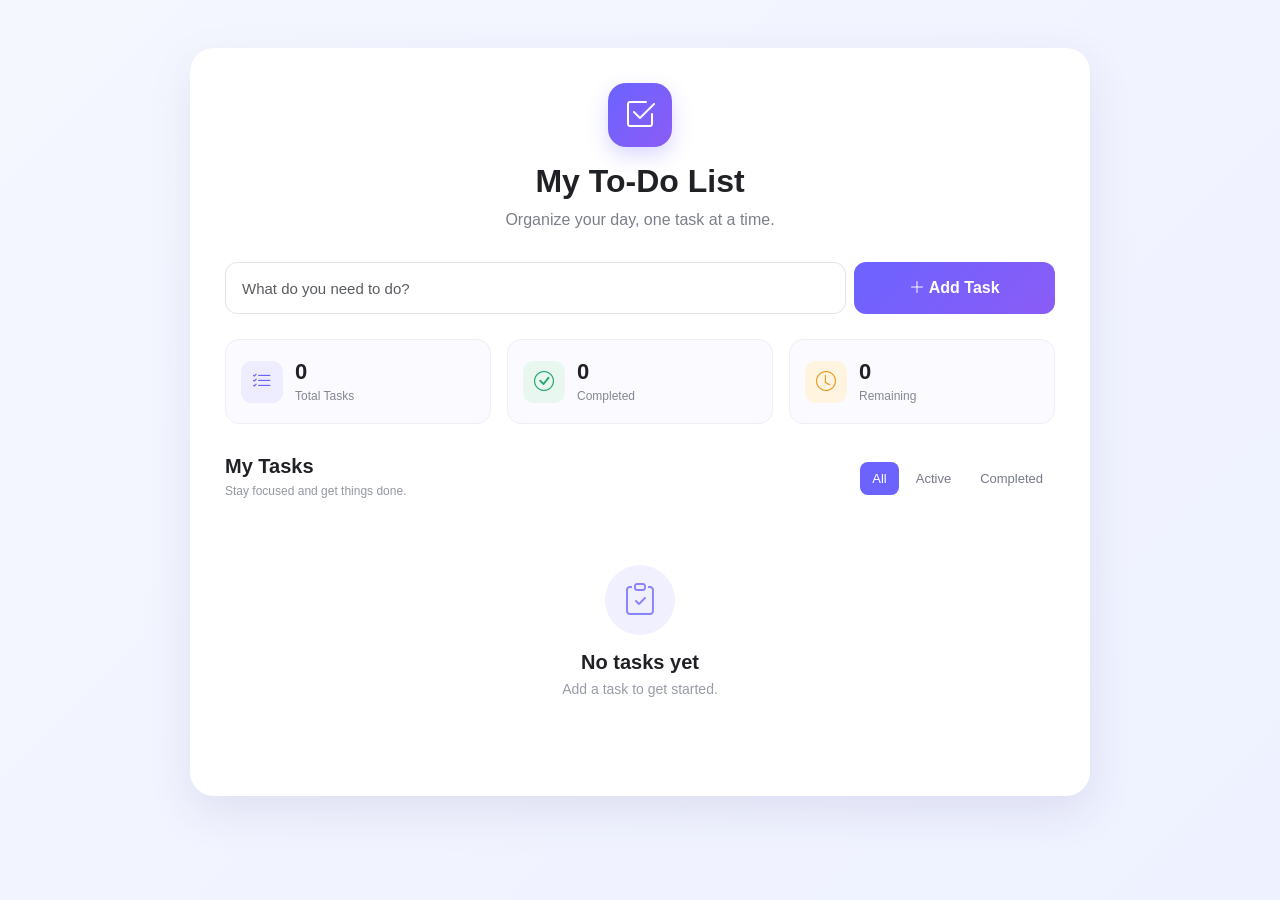
<file: SMALL_PROJECTS/01_ToDoList/index.html>
<!DOCTYPE html>
<html lang="en">
<head>
    <meta charset="UTF-8">
    <meta name="viewport" content="width=device-width, initial-scale=1.0">

    <title>My To-Do List</title>

    <!-- Bootstrap CSS -->
    <link href="https://cdn.jsdelivr.net/npm/bootstrap@5.3.3/dist/css/bootstrap.min.css" rel="stylesheet">

    <!-- Bootstrap Icons -->
    <link rel="stylesheet" href="https://cdn.jsdelivr.net/npm/bootstrap-icons@1.11.3/font/bootstrap-icons.min.css">

    <!-- Custom CSS -->
    <link rel="stylesheet" href="style.css">
</head>

<body>

    <div class="container py-4 py-md-5">

        <div class="todo-card mx-auto">

            <!-- Header -->
            <div class="header-section text-center">

                <div class="app-icon">
                    <i class="bi bi-check2-square"></i>
                </div>

                <h1>My To-Do List</h1>

                <p>
                    Organize your day, one task at a time.
                </p>

            </div>


            <!-- Add Task Section -->
            <div class="row g-2 add-task-section">

                <div class="col-12 col-md-9">

                    <input
                        type="text"
                        id="taskInput"
                        class="form-control task-input"
                        placeholder="What do you need to do?"
                    >

                </div>

                <div class="col-12 col-md-3">

                    <button id="addTaskBtn" class="btn add-btn w-100">
                        <i class="bi bi-plus-lg"></i>
                        Add Task
                    </button>

                </div>

            </div>


            <!-- Summary -->
            <div class="row g-3 summary-section">

                <div class="col-4">

                    <div class="summary-card">
                        <div class="summary-icon">
                            <i class="bi bi-list-check"></i>
                        </div>

                        <div>
                            <h3 id="totalTasks">0</h3>
                            <p>Total Tasks</p>
                        </div>
                    </div>

                </div>


                <div class="col-4">

                    <div class="summary-card">
                        <div class="summary-icon completed-icon">
                            <i class="bi bi-check-circle"></i>
                        </div>

                        <div>
                            <h3 id="completedTasks">0</h3>
                            <p>Completed</p>
                        </div>
                    </div>

                </div>


                <div class="col-4">

                    <div class="summary-card">
                        <div class="summary-icon remaining-icon">
                            <i class="bi bi-clock"></i>
                        </div>

                        <div>
                            <h3 id="remainingTasks">0</h3>
                            <p>Remaining</p>
                        </div>
                    </div>

                </div>

            </div>


            <!-- Task Heading + Filters -->
            <div class="task-header">

                <div>
                    <h5>My Tasks</h5>
                    <span id="taskMessage">Stay focused and get things done.</span>
                </div>


                <div class="filter-buttons">

                    <button class="filter-btn active" data-filter="all">
                        All
                    </button>

                    <button class="filter-btn" data-filter="active">
                        Active
                    </button>

                    <button class="filter-btn" data-filter="completed">
                        Completed
                    </button>

                </div>

            </div>


            <!-- Task List -->
            <div id="taskList" class="list-group">

            </div>


            <!-- Empty State -->
            <div id="emptyState" class="empty-state">

                <div class="empty-icon">
                    <i class="bi bi-clipboard-check"></i>
                </div>

                <h5>No tasks yet</h5>

                <p>Add a task to get started.</p>

            </div>

        </div>

    </div>


    <!-- JavaScript -->
    <script src="script.js"></script>

</body>
</html>
</file>
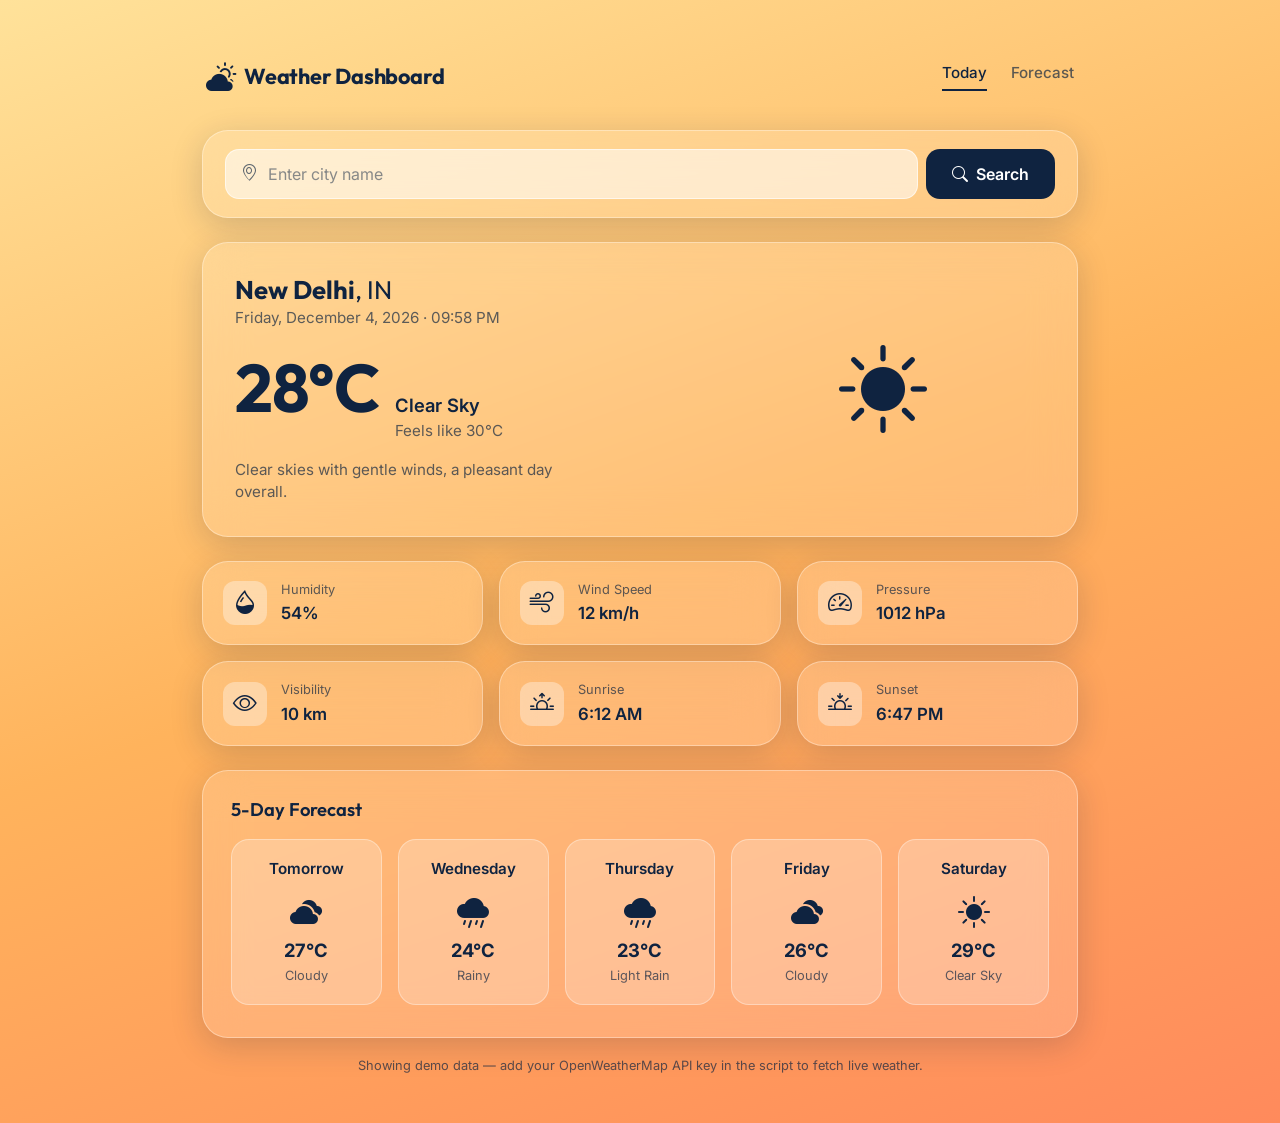
<file: SMALL_PROJECTS/03_Weather-Dashboard/index.html>
<!DOCTYPE html>
<html lang="en">
<head>
<meta charset="UTF-8">
<meta name="viewport" content="width=device-width, initial-scale=1.0">
<title>Weather Dashboard</title>

<!-- Bootstrap 5 -->
<link href="https://cdn.jsdelivr.net/npm/bootstrap@5.3.3/dist/css/bootstrap.min.css" rel="stylesheet">
<!-- Bootstrap Icons -->
<link rel="stylesheet" href="https://cdn.jsdelivr.net/npm/bootstrap-icons@1.11.3/font/bootstrap-icons.css">
<!-- Fonts -->
<link rel="preconnect" href="https://fonts.googleapis.com">
<link href="https://fonts.googleapis.com/css2?family=Outfit:wght@400;500;600;700;800&family=Inter:wght@400;500;600&display=swap" rel="stylesheet">
<link rel="stylesheet" href="style.css">

</head>
<body class="bg-default" id="pageBody">

<div class="container py-4 py-md-5" style="max-width: 900px;">

  <!-- Header -->
  <header class="d-flex justify-content-between align-items-center mb-4 dashboard-header">
    <div class="d-flex align-items-center gap-2">
      <i class="bi bi-cloud-sun-fill header-icon"></i>
      <h1 class="brand-title">Weather Dashboard</h1>
    </div>
    <nav class="header-nav d-none d-sm-flex gap-4">
      <a href="#" class="nav-link-custom active">Today</a>
      <a href="#" class="nav-link-custom">Forecast</a>
    </nav>
  </header>

  <!-- Search -->
  <div class="glass-panel search-panel mb-4">
    <form id="searchForm" class="d-flex flex-column flex-sm-row gap-2">

      <div class="search-input-wrap flex-grow-1">
        <i class="bi bi-geo-alt"></i>
        <input type="text" id="cityInput" class="search-input" placeholder="Enter city name" autocomplete="off" aria-label="City name">
      </div>

      <button type="submit" class="search-btn">
        <i class="bi bi-search"></i>
        <span>Search</span>
      </button>
    </form>

    <div id="errorMsg" class="error-message d-none">
      <i class="bi bi-exclamation-circle"></i>
      <span id="errorText"></span>
    </div>
  </div>

  <!-- Loading state -->
  <div id="loadingState" class="glass-panel text-center py-5 mb-4 d-none">
    <div class="spinner-custom"></div>
    <div id="loadingText" class="text-soft">Fetching weather…</div>
  </div>

  <!-- Main content -->
  <div id="weatherContent">

    <!-- Current weather -->
    <div class="glass-panel current-weather-card mb-4">
      <div class="row align-items-center g-4">
        <div class="col-12 col-md-7">
          <h2 class="city-name"><span id="cityName">—</span><span id="countryName" class="fw-normal"></span></h2>
          <div class="city-meta" id="dateTime">—</div>
          <div class="d-flex align-items-baseline gap-3 mt-4">
            
            <span class="display-num" id="tempValue">--°</span>
            <div>
              <div class="condition-label" id="conditionLabel">—</div>
              <div class="feels-like">Feels like <span id="feelsLike">--°</span></div>
            </div>
          </div>
          <p class="weather-desc mt-3 mb-0" id="weatherDesc">—</p>
        </div>
        <div class="col-12 col-md-5 text-center">
          <i class="bi weather-icon-lg" id="mainIcon"></i>
        </div>
      </div>
    </div>

    <!-- Details grid -->
    <div class="row g-3 mb-4" id="detailsGrid">
      <div class="col-6 col-md-4">
        <div class="glass-panel detail-card">
          <div class="detail-icon"><i class="bi bi-droplet-half"></i></div>
          <div>
            <div class="detail-label">Humidity</div>
            <div class="detail-value"><span id="humidityVal">--</span>%</div>
          </div>
        </div>
      </div>
      <div class="col-6 col-md-4">
        <div class="glass-panel detail-card">
          <div class="detail-icon"><i class="bi bi-wind"></i></div>
          <div>
            <div class="detail-label">Wind Speed</div>
            <div class="detail-value"><span id="windVal">--</span> km/h</div>
          </div>
        </div>
      </div>
      <div class="col-6 col-md-4">
        <div class="glass-panel detail-card">
          <div class="detail-icon"><i class="bi bi-speedometer2"></i></div>
          <div>
            <div class="detail-label">Pressure</div>
            <div class="detail-value"><span id="pressureVal">--</span> hPa</div>
          </div>
        </div>
      </div>
      <div class="col-6 col-md-4">
        <div class="glass-panel detail-card">
          <div class="detail-icon"><i class="bi bi-eye"></i></div>
          <div>
            <div class="detail-label">Visibility</div>
            <div class="detail-value"><span id="visibilityVal">--</span> km</div>
          </div>
        </div>
      </div>
      <div class="col-6 col-md-4">
        <div class="glass-panel detail-card">
          <div class="detail-icon"><i class="bi bi-sunrise"></i></div>
          <div>
            <div class="detail-label">Sunrise</div>
            <div class="detail-value" id="sunriseVal">--:--</div>
          </div>
        </div>
      </div>
      <div class="col-6 col-md-4">
        <div class="glass-panel detail-card">
          <div class="detail-icon"><i class="bi bi-sunset"></i></div>
          <div>
            <div class="detail-label">Sunset</div>
            <div class="detail-value" id="sunsetVal">--:--</div>
          </div>
        </div>
      </div>
    </div>

    <!-- Forecast -->
    <div class="glass-panel forecast-panel">
      <h2 class="section-heading">5-Day Forecast</h2>
      <div class="forecast-scroll d-flex gap-3" id="forecastRow"></div>
    </div>

    <div class="demo-note" id="demoNote"></div>

  </div>
</div>


<script src="script.js" defer></script>
<script src="https://cdn.jsdelivr.net/npm/bootstrap@5.3.3/dist/js/bootstrap.bundle.min.js"></script>
</body>
</html>
</file>
<file: FRONT-END/02_Rasoi/style.css>
/* =========================================================
   DABBA DASH - beginner-friendly styles
   1. Theme colors  2. Base  3. Navigation  4. Hero
   5. Categories   6. Menu  7. Offers & sections
   8. Footer       9. Cart and popups  10. Responsive
   ========================================================= */

/* 1. Color palette: warm minimal light mode */
:root,
[data-theme="light"] {
  --page: #fbf5ed;
  --surface: #fffaf4;
  --surface-soft: #f2e5d6;
  --text: #30221d;
  --muted: #78675d;
  --line: #e7d5c3;
  --accent: #d95b2b;
  --accent-dark: #b94720;
  --gold: #b58a52;
  --footer: #30221d;
  --footer-text: #fff7ee;
  --shadow: 0 8px 22px rgba(74, 45, 27, 0.09);
}

/* Dark mode uses the same layout and photos, only the colors change. */
[data-theme="dark"] {
  --page: #171310;
  --surface: #211a16;
  --surface-soft: #2c211b;
  --text: #f8eee3;
  --muted: #c0ad9d;
  --line: #49372c;
  --accent: #e66b36;
  --accent-dark: #c65328;
  --gold: #c59a61;
  --footer: #100d0b;
  --footer-text: #f8eee3;
  --shadow: 0 8px 24px rgba(0, 0, 0, 0.22);
}

* { box-sizing: border-box; }
html { scroll-behavior: smooth; }
body {
  margin: 0;
  background: var(--page);
  color: var(--text);
  font-family: "DM Sans", sans-serif;
  transition: background-color .25s, color .25s;
}
h1, h2, h3, .brand { font-family: "Playfair Display", Georgia, serif; }
a { color: inherit; }
button, input, select, textarea { font: inherit; }
section { scroll-margin-top: 90px; }

/* 2. Common buttons and headings */
.primary-btn {
  border: 0;
  border-radius: 30px;
  padding: 12px 22px;
  background: var(--accent);
  color: #fff;
  font-weight: 700;
  box-shadow: 0 5px 12px rgba(217, 91, 43, .16);
  transition: transform .2s, background .2s;
}
.primary-btn:hover { background: var(--accent-dark); color: #fff; transform: translateY(-2px); }
.outline-btn {
  display: inline-block;
  padding: 9px 17px;
  border: 1px solid var(--accent);
  border-radius: 25px;
  color: var(--accent);
  text-decoration: none;
  font-size: 13px;
  font-weight: 700;
}
.section-heading { display: flex; align-items: center; justify-content: center; gap: 15px; text-align: center; }
.section-heading > span { width: 85px; height: 1px; background: var(--gold); }
.section-heading h2 { margin: 0; font-size: 27px; font-weight: 700; }
.section-heading p { margin: 2px 0 0; color: var(--muted); font-size: 13px; }

/* 3. Navigation */
.site-nav {
  min-height: 76px;
  background: color-mix(in srgb, var(--page) 92%, transparent);
  border-bottom: 1px solid var(--line);
  backdrop-filter: blur(14px);
  z-index: 1000;
}
.brand { display: inline-flex; align-items: center; gap: 9px; text-decoration: none; color: var(--text); font-size: 22px; font-weight: 700; line-height: .88; }
.brand-mark { color: var(--accent); font-family: sans-serif; font-size: 34px; transform: rotate(-8deg); }
.navbar-nav { gap: 20px; }
.nav-link { color: var(--text); font-size: 13px; font-weight: 700; }
.nav-link:hover, .nav-link.active { color: var(--accent); }
.nav-tools { display: flex; align-items: center; gap: 10px; }
.location-pill, .nav-search, .theme-btn {
  border: 1px solid var(--line); border-radius: 30px; background: var(--surface);
  color: var(--text); min-height: 38px;
}
.location-pill { padding: 0 13px; font-size: 12px; font-weight: 700; }
.location-pill span:first-child { color: var(--accent); }
.nav-search { display: flex; align-items: center; gap: 7px; padding: 0 12px; }
.nav-search span, .menu-search span { font-size: 23px; line-height: 1; }
.nav-search input { width: 130px; border: 0; outline: 0; background: transparent; color: var(--text); font-size: 11px; }
.theme-btn { width: 40px; height: 40px; font-size: 19px; }
.cart-nav { position: relative; border: 0; background: transparent; color: var(--text); font-size: 23px; }
.cart-nav span { position: absolute; top: -5px; right: -8px; display: grid; place-items: center; width: 18px; height: 18px; border-radius: 50%; background: var(--accent); color: white; font-size: 10px; }

/* 4. Hero */
.hero {
  min-height: 350px; display: grid; grid-template-columns: 46% 54%;
  background: var(--surface); overflow: hidden;
}
.hero-copy { padding: 50px 25px 42px max(7vw, calc((100vw - 1120px) / 2)); align-self: center; position: relative; z-index: 1; }
.eyebrow { display: flex; align-items: center; gap: 10px; color: var(--accent); text-transform: uppercase; letter-spacing: 2px; font-size: 10px; font-weight: 700; }
.eyebrow span { width: 25px; height: 1px; background: var(--gold); }
.hero h1 { margin: 14px 0; font-size: clamp(42px, 5.2vw, 66px); line-height: .99; letter-spacing: -2px; font-weight: 700; }
.hero h1 em { color: var(--accent); font-style: normal; }
.hero-text { max-width: 420px; color: var(--muted); font-size: 14px; line-height: 1.6; }
.delivery-search { display: flex; align-items: center; gap: 10px; max-width: 435px; margin-top: 22px; padding: 5px; border: 1px solid var(--line); border-radius: 35px; background: var(--surface); box-shadow: var(--shadow); }
.delivery-search .pin { padding-left: 12px; color: var(--accent); }
.delivery-search input { flex: 1; min-width: 0; border: 0; outline: 0; background: transparent; color: var(--text); font-size: 12px; }
.delivery-search .primary-btn { padding: 10px 18px; font-size: 12px; white-space: nowrap; }
.explore-link { display: inline-flex; align-items: center; gap: 10px; margin: 17px 0 0 7px; color: var(--text); text-decoration: none; font-size: 12px; font-weight: 700; }
.explore-link span { display: grid; place-items: center; width: 29px; height: 29px; border: 1px solid var(--accent); border-radius: 50%; color: var(--accent); font-size: 10px; }
.hero-photo { min-height: 350px; background-image: url("assets/Hero-img.png"); background-size: cover; background-position: center; }
[data-theme="dark"] .hero-photo { background-image: url("assets/Dark-Hero-img.png"); }

/* 5. Categories */
.category-section { padding: 15px 0 25px; background: var(--surface-soft); }
.category-list { display: grid; grid-template-columns: repeat(6, 1fr); gap: 17px; margin-top: 18px; }
.category-card { overflow: hidden; padding: 0; border: 1px solid var(--line); border-radius: 13px; background: var(--surface); color: var(--text); text-align: left; box-shadow: 0 4px 10px rgba(65, 40, 25, .05); transition: transform .2s, border-color .2s; }
.category-card:hover, .category-card.active { transform: translateY(-3px); border-color: var(--accent); }
.category-card img { display: block; width: 100%; height: 82px; object-fit: cover; }
.category-card span { display: flex; justify-content: space-between; padding: 8px 11px; font-size: 12px; font-weight: 700; }
.category-card b { color: var(--accent); }

/* 6. Menu cards and filters */
.menu-section { padding: 35px 0 30px; }
.menu-top { display: grid; grid-template-columns: 165px 1fr; gap: 25px; }
.menu-intro { padding: 12px 20px 0 0; border-right: 1px solid var(--line); }
.small-label, .promo-tag { display: inline-block; padding: 5px 13px; border-radius: 30px; background: var(--accent); color: white; font-size: 10px; font-weight: 700; }
.menu-intro h2 { margin: 12px 0 7px; font-size: 37px; line-height: 1; }
.menu-intro p { color: var(--muted); font-size: 12px; }
.menu-content { min-width: 0; }
.menu-controls { display: flex; justify-content: flex-end; gap: 10px; margin-bottom: 12px; }
.menu-search { display: flex; align-items: center; gap: 7px; padding: 5px 12px; border: 1px solid var(--line); border-radius: 25px; background: var(--surface); }
.menu-search input { width: 145px; border: 0; outline: 0; background: transparent; color: var(--text); font-size: 12px; }
.menu-controls select { border: 1px solid var(--line); border-radius: 25px; padding: 0 12px; background: var(--surface); color: var(--text); font-size: 11px; }
.product-grid { display: grid; grid-template-columns: repeat(5, minmax(0, 1fr)); gap: 14px; }
.product-card { overflow: hidden; border: 1px solid var(--line); border-radius: 13px; background: var(--surface); box-shadow: var(--shadow); transition: transform .2s; }
.product-card:hover { transform: translateY(-4px); }
.product-photo { position: relative; height: 112px; }
.product-photo img { width: 100%; height: 100%; object-fit: cover; display: block; }
.product-tag { position: absolute; left: 8px; top: 8px; padding: 3px 8px; border-radius: 20px; background: rgba(255, 250, 244, .92); color: #593a2b; font-size: 9px; font-weight: 700; }
.product-info { padding: 9px 10px 10px; }
.product-info h3 { min-height: 34px; margin: 0 0 4px; font-family: "DM Sans", sans-serif; font-size: 12px; font-weight: 700; }
.product-rating { color: var(--muted); font-size: 10px; }
.product-rating span { color: #d99122; }
.product-bottom { display: flex; justify-content: space-between; align-items: center; gap: 5px; margin-top: 7px; }
.product-price { font-size: 15px; font-weight: 700; }
.add-btn { border: 0; border-radius: 20px; padding: 6px 12px; background: var(--accent); color: #fff; font-size: 10px; font-weight: 700; }
.add-btn:hover { background: var(--accent-dark); }
.no-results { padding: 30px; color: var(--muted); text-align: center; }

/* 7. Offer, benefits and how it works */
.promo-section { position: relative; display: flex; align-items: center; min-height: 112px; overflow: hidden; margin-top: 5px; margin-bottom: 20px; padding: 18px 42px; border-radius: 16px; background: #392116; color: #fff3df; }
.promo-copy { position: relative; z-index: 2; }
.promo-tag { background: #e99b3e; color: #2c1a0f; }
.promo-copy h2 { margin: 3px 0 0; color: #f2c17b; font-size: 36px; }
.promo-copy p { margin: 0; font-size: 13px; }
.promo-copy small { display: inline-block; margin-top: 4px; font-size: 10px; }
.promo-copy small b { padding: 3px 8px; border: 1px dashed #d7a65e; border-radius: 5px; }
.promo-btn { position: relative; z-index: 2; margin-left: 35px; font-size: 12px; }
.promo-photo { position: absolute; top: 0; right: 0; width: 42%; height: 100%; background: linear-gradient(90deg, #392116 0%, transparent 38%), url("assets/Steaming Basil Pizza on Rustic Wood.png") center 48%/cover; }
.benefits { padding-top: 12px; padding-bottom: 24px; }
.benefit-grid { display: grid; grid-template-columns: repeat(4, 1fr); gap: 12px; margin-top: 20px; }
.benefit { text-align: center; border-right: 1px solid var(--line); }
.benefit:last-child { border: 0; }
.benefit i { display: inline-grid; place-items: center; width: 42px; height: 42px; border-radius: 50%; background: var(--surface-soft); color: var(--accent); font-size: 23px; font-style: normal; }
.benefit h3 { margin: 8px 0 1px; font-family: "DM Sans", sans-serif; font-size: 12px; font-weight: 700; }
.benefit p { margin: 0; color: var(--muted); font-size: 11px; }
.how-section { padding: 18px 0 22px; background: var(--surface-soft); }
.how-grid { display: grid; grid-template-columns: 1fr 30px 1fr 30px 1fr; align-items: center; gap: 10px; margin-top: 18px; }
.how-step { position: relative; display: flex; align-items: center; gap: 13px; padding: 12px 16px; border-radius: 18px; background: var(--surface); }
.how-step > b { position: absolute; top: 8px; left: 8px; display: grid; place-items: center; width: 21px; height: 21px; border-radius: 50%; background: var(--accent); color: white; font-size: 11px; }
.how-icon { display: grid; place-items: center; width: 50px; height: 50px; border-radius: 50%; background: var(--surface-soft); color: var(--accent); font-size: 27px; }
.how-step h3 { margin: 0; font-family: "DM Sans", sans-serif; font-size: 13px; font-weight: 700; }
.how-step p { margin: 2px 0 0; color: var(--muted); font-size: 10px; }
.step-arrow { color: var(--accent); text-align: center; }

/* 8. Footer */
.site-footer { background: var(--footer); color: var(--footer-text); }
.footer-main { display: grid; grid-template-columns: 1.2fr .8fr .8fr 1fr 1.5fr; gap: 25px; padding-top: 30px; padding-bottom: 25px; }
.site-footer .brand { color: var(--footer-text); }
.footer-brand p, .site-footer p { margin: 9px 0; color: #d5c4b4; font-size: 11px; }
.site-footer h3 { margin-bottom: 10px; font-family: "DM Sans", sans-serif; font-size: 12px; font-weight: 700; }
.site-footer a:not(.brand) { display: block; margin: 6px 0; color: #d5c4b4; text-decoration: none; font-size: 11px; }
.site-footer a:hover { color: #f2a06d; }
.socials { display: flex; gap: 13px; }
.socials a { font-size: 15px !important; }
.newsletter form { display: flex; overflow: hidden; border-radius: 25px; background: #fff8ef; }
.newsletter input { width: 100%; min-width: 0; padding: 10px 13px; border: 0; outline: 0; color: #30221d; font-size: 11px; }
.newsletter button { width: 45px; border: 0; background: var(--accent); color: white; }
.newsletter small { display: block; margin-top: 5px; color: #f2bd8e; }
.footer-bottom { border-top: 1px solid rgba(255,255,255,.16); }
.footer-bottom .container { display: flex; justify-content: space-between; gap: 15px; padding-top: 12px; padding-bottom: 12px; color: #d5c4b4; font-size: 10px; }

/* 9. Cart and popup windows */
.cart-panel, .custom-modal { background: var(--surface); color: var(--text); border-color: var(--line); }
.cart-panel { width: min(430px, 100%); }
.cart-panel .offcanvas-header { border-bottom: 1px solid var(--line); }
.cart-panel h2, .custom-modal h2 { font-family: "Playfair Display", serif; font-size: 25px; font-weight: 700; }
#cartTitleCount { color: var(--muted); font-family: "DM Sans", sans-serif; font-size: 14px; }
.cart-row { display: grid; grid-template-columns: 74px 1fr auto; gap: 10px; align-items: center; padding: 12px 0; border-bottom: 1px solid var(--line); }
.cart-row img { width: 74px; height: 65px; border-radius: 9px; object-fit: cover; }
.cart-row h3 { margin: 0 0 4px; font-family: "DM Sans", sans-serif; font-size: 12px; font-weight: 700; }
.cart-row p { margin: 0; color: var(--muted); font-size: 12px; }
.quantity { display: flex; align-items: center; gap: 9px; margin-top: 6px; }
.quantity button { width: 23px; height: 23px; border: 1px solid var(--line); border-radius: 50%; background: var(--surface-soft); color: var(--text); }
.remove-item { border: 0; background: transparent; color: var(--accent); }
.cart-summary { padding-top: 12px; }
.cart-summary p, .cart-summary h3 { display: flex; justify-content: space-between; margin: 8px 0; font-size: 13px; }
.cart-summary p { color: var(--muted); }
.cart-summary h3 { font-family: "DM Sans", sans-serif; font-size: 18px; font-weight: 700; }
.empty-cart { padding: 45px 10px; color: var(--muted); text-align: center; }
.empty-cart span { display: block; margin-bottom: 10px; font-size: 38px; }
.custom-modal { border: 1px solid var(--line); border-radius: 18px; }
.custom-modal .modal-header, .custom-modal .modal-footer { border-color: var(--line); }
.custom-modal label { display: block; margin-bottom: 12px; color: var(--muted); font-size: 12px; font-weight: 700; }
.custom-modal input, .custom-modal textarea, .custom-modal select { display: block; width: 100%; margin-top: 5px; padding: 10px 12px; border: 1px solid var(--line); border-radius: 9px; outline: 0; background: var(--page); color: var(--text); font-size: 13px; }
.custom-modal textarea { min-height: 75px; resize: vertical; }
.checkout-total { display: flex; justify-content: space-between; padding: 12px 0; border-top: 1px solid var(--line); font-weight: 700; }
.demo-note { color: var(--muted); font-size: 11px; }
.success-icon { display: grid; place-items: center; width: 55px; height: 55px; margin: 0 auto 15px; border-radius: 50%; background: #e3f0df; color: #397a36; font-size: 30px; }
.tracking-list { border-left: 2px solid var(--line); margin: 15px 0 15px 10px; padding-left: 18px; }
.track-stage { position: relative; margin: 0 0 17px; color: var(--muted); font-size: 13px; }
.track-stage:before { content: ""; position: absolute; left: -25px; top: 1px; width: 13px; height: 13px; border: 2px solid var(--line); border-radius: 50%; background: var(--surface); }
.track-stage.done { color: var(--text); font-weight: 700; }
.track-stage.done:before { border-color: var(--accent); background: var(--accent); }
.tracking-status { color: var(--accent); font-weight: 700; }
.toast { background: var(--text); color: var(--page); }

/* 10. Responsive layout */
@media (max-width: 991px) {
  .navbar-nav { padding: 12px 0; gap: 3px; }
  .nav-tools { flex-wrap: wrap; padding-bottom: 10px; }
  .hero { grid-template-columns: 1fr 1fr; }
  .hero-copy { padding-left: 35px; }
  .category-list { grid-template-columns: repeat(3, 1fr); }
  .product-grid { grid-template-columns: repeat(3, 1fr); }
  .footer-main { grid-template-columns: repeat(3, 1fr); }
}
@media (max-width: 650px) {
  .hero { display: flex; flex-direction: column-reverse; }
  .hero-photo { min-height: 230px; width: 100%; background-position: center; }
  .hero-copy { padding: 28px 22px 30px; }
  .hero h1 { font-size: 45px; }
  .hero-text { font-size: 13px; }
  .category-list { grid-template-columns: repeat(2, 1fr); gap: 11px; }
  .category-card img { height: 95px; }
  .menu-top { display: block; }
  .menu-intro { display: flex; align-items: center; flex-wrap: wrap; gap: 8px 14px; margin-bottom: 15px; padding: 0; border: 0; }
  .menu-intro h2 { width: 100%; margin: 0; font-size: 32px; }
  .menu-intro p { margin: 0; }
  .menu-intro .outline-btn { margin-left: auto; }
  .menu-controls { justify-content: space-between; }
  .menu-search { flex: 1; }
  .menu-search input { width: 100%; }
  .product-grid { grid-template-columns: repeat(2, minmax(0, 1fr)); gap: 10px; }
  .product-photo { height: 120px; }
  .promo-section { min-height: 150px; padding: 18px; }
  .promo-copy h2 { font-size: 27px; }
  .promo-photo { width: 47%; opacity: .65; }
  .promo-btn { margin-left: 10px; padding: 9px 12px; font-size: 10px; }
  .benefit-grid { grid-template-columns: repeat(2, 1fr); row-gap: 18px; }
  .benefit:nth-child(2) { border: 0; }
  .how-grid { grid-template-columns: 1fr; }
  .step-arrow { transform: rotate(90deg); }
  .how-step { max-width: 360px; width: 100%; margin: auto; }
  .footer-main { grid-template-columns: repeat(2, 1fr); gap: 22px 15px; }
  .newsletter { grid-column: 1 / -1; }
  .footer-bottom .container { flex-direction: column; text-align: center; }
  .section-heading > span { width: 30px; }
  .section-heading h2 { font-size: 23px; }
}
@media (max-width: 390px) {
  .hero h1 { font-size: 39px; }
  .delivery-search { gap: 5px; }
  .delivery-search .primary-btn { padding: 9px 12px; }
  .product-info { padding: 8px; }
  .product-info h3 { font-size: 11px; }
}


/* 11. Reference image matching and consistent food image frames */
.hero {
  position: relative;
  display: block;
  min-height: 350px;
  background-color: var(--surface);
  background-image: url("assets/Hero-img.png");
  background-size: cover;
  background-position: center;
}
.hero-copy {
  width: 52%;
  max-width: 690px;
  padding: 48px 20px 38px max(5.2vw, calc((100vw - 1320px) / 2));
}
.hero-photo {
  display: none;
}
[data-theme="dark"] .hero {
  background-image: url("assets/Dark-Hero-img.png");
}
.hero h1 {
  font-size: clamp(42px, 4.6vw, 62px);
}
.category-list {
  max-width: 1320px;
}
.category-card img {
  width: 100%;
  height: auto;
  aspect-ratio: 16 / 9;
  object-fit: cover;
  object-position: center;
}
.product-grid {
  grid-template-columns: repeat(5, minmax(0, 1fr));
}
.product-photo {
  height: auto;
  aspect-ratio: 16 / 9;
  overflow: hidden;
}
.product-photo img {
  width: 100%;
  height: 100%;
  object-fit: cover;
  object-position: center;
}
.promo-photo {
  background-image:
    linear-gradient(90deg, #392116 0%, rgba(57, 33, 22, .75) 18%, transparent 58%),
    url("assets/Steaming Basil Pizza on Rustic Wood.png");
  background-position: center, center;
  background-size: cover, cover;
}
.promo-benefits {
  display: block;
}
.promo-benefits .promo-section {
  width: 100%;
}
.promo-benefits .benefits {
  width: 100%;
}

/* Dark mode follows the darker second reference image. */
[data-theme="dark"] .site-nav {
  background: rgba(20, 14, 11, .96);
  border-bottom-color: rgba(255,255,255,.08);
}
[data-theme="dark"] .hero {
  min-height: 350px;
  background-position: center;
}
[data-theme="dark"] .hero-copy {
  width: 54%;
}
[data-theme="dark"] .hero h1 {
  color: #fff8ef;
}
[data-theme="dark"] .hero-text {
  color: #f0dfcf;
}
[data-theme="dark"] .category-section,
[data-theme="dark"] .how-section {
  background: #f5e7d5;
  color: #2b1c14;
}
[data-theme="dark"] .category-section .section-heading p,
[data-theme="dark"] .how-section .section-heading p {
  color: #6d5544;
}
[data-theme="dark"] .category-card {
  background: #2a1d16;
  color: #fff5e9;
  border-color: #5a3b29;
}
[data-theme="dark"] .category-card span {
  color: #fff5e9;
}
[data-theme="dark"] .menu-section {
  background: #17110e;
}
[data-theme="dark"] .menu-top {
  display: block;
}
[data-theme="dark"] .menu-intro {
  display: none;
}
[data-theme="dark"] .menu-controls {
  margin-bottom: 14px;
}
[data-theme="dark"] .product-grid {
  grid-template-columns: repeat(6, minmax(0, 1fr));
  gap: 14px;
}
[data-theme="dark"] .product-card {
  background: #211914;
  border-color: #4a3325;
}
[data-theme="dark"] .product-photo {
  height: auto;
  aspect-ratio: 16 / 9;
}
[data-theme="dark"] .product-info h3 {
  min-height: 34px;
}
[data-theme="dark"] .promo-benefits {
  display: grid;
  grid-template-columns: 1.08fr 1fr;
  align-items: stretch;
  gap: 18px;
  margin-top: 5px;
  margin-bottom: 20px;
}
[data-theme="dark"] .promo-benefits .promo-section {
  min-height: 150px;
  margin: 0;
  padding: 18px 22px;
  border: 1px solid #714323;
}
[data-theme="dark"] .promo-benefits .promo-photo {
  width: 58%;
  opacity: .95;
}
[data-theme="dark"] .promo-benefits .promo-btn {
  display: none;
}
[data-theme="dark"] .promo-benefits .benefits {
  margin: 0;
  padding: 18px 15px;
  border: 1px solid #714323;
  border-radius: 16px;
  background: #1d1511;
}
[data-theme="dark"] .promo-benefits .benefits .section-heading h2 {
  color: #f8eee3;
  font-size: 21px;
}
[data-theme="dark"] .promo-benefits .benefits .section-heading > span {
  display: none;
}
[data-theme="dark"] .promo-benefits .benefit-grid {
  gap: 8px;
  margin-top: 14px;
}
[data-theme="dark"] .promo-benefits .benefit {
  border-color: #493326;
}
[data-theme="dark"] .promo-benefits .benefit i {
  background: #3a2419;
}
[data-theme="dark"] .how-step {
  background: #f8ead8;
  color: #2b1c14;
}
[data-theme="dark"] .how-step p {
  color: #705846;
}
[data-theme="dark"] .how-icon {
  background: #f1d8bd;
}
[data-theme="dark"] .how-step > b {
  background: #df5d20;
}
[data-theme="dark"] .step-arrow {
  color: #d95b2b;
}

/* Smaller screens keep the same photo proportions without squeezing cards. */
@media (max-width: 1100px) {
  [data-theme="dark"] .product-grid {
    grid-template-columns: repeat(3, minmax(0, 1fr));
  }
}
@media (max-width: 991px) {
  .hero-copy {
    width: 58%;
    padding-left: 35px;
  }
  .product-grid {
    grid-template-columns: repeat(3, minmax(0, 1fr));
  }
  [data-theme="dark"] .promo-benefits {
    grid-template-columns: 1fr;
  }
}
@media (max-width: 650px) {
  .hero {
    min-height: 0;
    background-size: auto 230px;
    background-position: top right;
    background-repeat: no-repeat;
    background-color: var(--surface);
    padding-top: 230px;
  }
  .hero-copy,
  [data-theme="dark"] .hero-copy {
    width: 100%;
    max-width: none;
    padding: 25px 20px 28px;
  }
  .hero h1 {
    font-size: 42px;
  }
  .hero .eyebrow {
    letter-spacing: 1px;
  }
  .category-list {
    grid-template-columns: repeat(2, minmax(0, 1fr));
  }
  .product-grid,
  [data-theme="dark"] .product-grid {
    grid-template-columns: repeat(2, minmax(0, 1fr));
    gap: 10px;
  }
  .product-photo {
    aspect-ratio: 16 / 9;
  }
  [data-theme="dark"] .promo-benefits {
    display: block;
  }
  [data-theme="dark"] .promo-benefits .benefits {
    margin-top: 14px;
  }
}


/* Small theme details from the two supplied reference images */
.dark-menu-heading {
  display: none;
}
.promo-benefits .benefits {
  display: none;
}
[data-theme="dark"] .dark-menu-heading {
  display: block;
  margin: 2px 0 16px;
  text-align: center;
}
[data-theme="dark"] .dark-menu-heading span {
  color: var(--accent);
  font-size: 10px;
  font-weight: 700;
  letter-spacing: 1px;
}
[data-theme="dark"] .dark-menu-heading h2 {
  margin: 2px 0;
  color: var(--text);
  font-size: 26px;
}
[data-theme="dark"] .dark-menu-heading p {
  margin: 0;
  color: var(--muted);
  font-size: 12px;
}
[data-theme="dark"] .promo-benefits .benefits {
  display: block;
}

/* 12. Category menu details */
.menu-header-row {
  display: flex;
  align-items: end;
  justify-content: space-between;
  gap: 20px;
  margin-bottom: 14px;
}
.menu-header-row h2 {
  margin: 0;
  font-size: 28px;
}
.menu-header-row p {
  margin: 3px 0 0;
  color: var(--muted);
  font-size: 12px;
}
.menu-count {
  color: var(--accent);
  font-size: 11px;
  font-weight: 700;
  white-space: nowrap;
}
.filter-clear {
  border: 1px solid var(--line);
  border-radius: 25px;
  padding: 0 12px;
  background: var(--surface);
  color: var(--text);
  font-size: 11px;
  white-space: nowrap;
}
.filter-clear:hover {
  border-color: var(--accent);
  color: var(--accent);
}
.product-description {
  min-height: 34px;
  margin: 0 0 6px;
  color: var(--muted);
  font-size: 10px;
  line-height: 1.4;
}
.product-meta {
  display: flex;
  align-items: center;
  justify-content: space-between;
  gap: 5px;
  margin-bottom: 4px;
  color: var(--muted);
  font-size: 9px;
}
.food-type {
  display: inline-flex;
  align-items: center;
  gap: 4px;
  font-weight: 700;
}
.food-type::before {
  content: "";
  width: 7px;
  height: 7px;
  border: 1px solid currentColor;
  border-radius: 2px;
}
.food-type.veg { color: #38834a; }
.food-type.non-veg { color: #bd3f32; }
.card-quantity {
  display: flex;
  align-items: center;
  gap: 7px;
  border: 1px solid var(--line);
  border-radius: 20px;
  padding: 2px 6px;
  background: var(--surface-soft);
}
.card-quantity button {
  width: 22px;
  height: 22px;
  border: 0;
  border-radius: 50%;
  background: var(--accent);
  color: #fff;
  line-height: 1;
}
.card-quantity b { font-size: 11px; }
.menu-empty-state {
  grid-column: 1 / -1;
  min-height: 180px;
  display: flex;
  align-items: center;
  justify-content: center;
  flex-direction: column;
  gap: 7px;
  border: 1px dashed var(--line);
  border-radius: 16px;
  color: var(--muted);
  text-align: center;
}
.menu-empty-state strong {
  color: var(--text);
  font-size: 18px;
}
.menu-empty-state span { font-size: 11px; }

/* Keep five cards per row on large screens in both themes. */
.product-grid,
[data-theme="dark"] .product-grid {
  grid-template-columns: repeat(5, minmax(0, 1fr));
}
[data-theme="dark"] .menu-intro {
  display: block;
  border-right-color: #49372c;
}
[data-theme="dark"] .menu-header-row h2 { color: var(--text); }
[data-theme="dark"] .menu-header-row { display: none; }

@media (max-width: 1100px) {
  .product-grid,
  [data-theme="dark"] .product-grid {
    grid-template-columns: repeat(3, minmax(0, 1fr));
  }
}
@media (max-width: 650px) {
  .menu-header-row {
    align-items: start;
    flex-direction: column;
    gap: 4px;
  }
  .menu-controls {
    flex-wrap: wrap;
    justify-content: stretch;
  }
  .menu-search { flex: 1 1 100%; }
  .menu-search input { width: 100%; }
  .menu-controls select,
  .filter-clear { min-height: 34px; }
  .product-grid,
  [data-theme="dark"] .product-grid {
    grid-template-columns: repeat(2, minmax(0, 1fr));
  }
  .product-description { min-height: 48px; }
  .product-meta { align-items: flex-start; flex-direction: column; }
  .card-quantity { gap: 4px; }
}


/* RASOI branding */
.brand-logo {
  display: block;
  width: 112px;
  height: 66px;
  object-fit: contain;
  object-position: center;
}
.footer-logo {
  width: 118px;
  height: 70px;
}
.brand {
  min-width: 120px;
}
[data-theme="dark"] .brand-logo {
  filter: brightness(1.12) contrast(1.05);
}
</file>
<file: HTML_PORTFOLIO/03_Portfolio/style.css>
/* =========================================================
   GENERAL STYLES
========================================================= */

:root {
    --black: #080808;
    --black-light: #111111;
    --black-card: #151515;
    --gold: #d4af37;
    --gold-light: #f0d878;
    --white: #ffffff;
    --text: #eeeeee;
    --text-muted: #a5a5a5;
    --border: rgba(212, 175, 55, 0.2);
}

* {
    margin: 0;
    padding: 0;
    box-sizing: border-box;
}

html {
    scroll-behavior: smooth;
}

body {
    background: var(--black);
    color: var(--text);
    font-family: "DM Sans", sans-serif;
    overflow-x: hidden;
}

a {
    text-decoration: none;
}

section {
    padding: 100px 0;
    position: relative;
}

.container {
    position: relative;
    z-index: 2;
}

/* =========================================================
   LOADER
========================================================= */

#loader {
    position: fixed;
    inset: 0;
    background: var(--black);
    display: flex;
    align-items: center;
    justify-content: center;
    z-index: 9999;
    transition: opacity 0.5s ease, visibility 0.5s ease;
}

#loader.hidden {
    opacity: 0;
    visibility: hidden;
}

.loader-text {
    color: var(--gold);
    font-family: "Playfair Display", serif;
    font-size: 2rem;
    font-weight: 700;
    letter-spacing: 8px;
    animation: loaderPulse 1.2s infinite;
}

@keyframes loaderPulse {
    0% { opacity: 0.4; }
    50% { opacity: 1; }
    100% { opacity: 0.4; }
}

/* =========================================================
   NAVIGATION
========================================================= */

.navbar {
    position: fixed;
    top: 0;
    left: 0;
    width: 100%;
    padding: 22px 0;
    background: transparent;
    z-index: 1000;
    transition: all 0.3s ease;
}

.navbar.scrolled {
    background: rgba(8, 8, 8, 0.95);
    padding: 14px 0;
    border-bottom: 1px solid rgba(212, 175, 55, 0.15);
    backdrop-filter: blur(10px);
}

.nav-brand {
    color: var(--gold);
    font-family: "Playfair Display", serif;
    font-size: 1.7rem;
    font-weight: 700;
}

.nav-brand:hover {
    color: var(--gold-light);
}

.nav-link {
    color: #d0d0d0;
    font-size: 0.9rem;
    font-weight: 500;
    padding: 8px 12px !important;
    transition: color 0.3s ease;
    position: relative;
}

.nav-link:hover,
.nav-link.active,
.navbar .navbar-nav .nav-link.active {
    color: var(--gold);
}

.nav-link::after {
    content: "";
    position: absolute;
    left: 12px;
    right: 12px;
    bottom: 2px;
    height: 2px;
    background: var(--gold);
    transform: scaleX(0);
    transition: transform 0.3s ease;
}

.nav-link:hover::after,
.nav-link.active::after {
    transform: scaleX(1);
}

.navbar-toggler {
    border: 1px solid rgba(212, 175, 55, 0.4);
    padding: 7px 10px;
}

.navbar-toggler:focus {
    box-shadow: none;
}

.navbar-toggler-icon {
    filter: invert(1);
}

/* =========================================================
   HERO SECTION
========================================================= */

#hero {
    min-height: 100vh;
    display: flex;
    align-items: center;
    padding-top: 120px;
    overflow: hidden;
    background:
        radial-gradient(
            circle at 80% 20%,
            rgba(212, 175, 55, 0.08),
            transparent 35%
        ),
        var(--black);
}

.hero-content {
    width: 100%;
}

.hero-badge {
    display: inline-flex;
    align-items: center;
    padding: 9px 16px;
    margin-bottom: 25px;
    border: 1px solid var(--border);
    border-radius: 50px;
    color: var(--gold-light);
    background: rgba(212, 175, 55, 0.05);
    font-size: 0.85rem;
}

.hero-name {
    color: var(--white);
    font-family: "Playfair Display", serif;
    font-size: clamp(3rem, 7vw, 6rem);
    font-weight: 900;
    line-height: 0.98;
    margin-bottom: 25px;
}

.hero-name span {
    color: var(--gold);
}

.hero-role {
    max-width: 650px;
    color: var(--text-muted);
    font-size: 1.15rem;
    line-height: 1.8;
    margin-bottom: 35px;
}

.hero-role strong {
    color: var(--gold-light);
    font-weight: 600;
}

/* =========================================================
   HERO BUTTONS
========================================================= */

.btn-primary-custom,
.btn-outline-custom {
    display: inline-flex;
    align-items: center;
    justify-content: center;
    min-height: 48px;
    padding: 12px 22px;
    border-radius: 7px;
    font-size: 0.9rem;
    font-weight: 600;
    transition: all 0.3s ease;
}

.btn-primary-custom {
    background: var(--gold);
    color: #080808;
    border: 1px solid var(--gold);
}

.btn-primary-custom:hover {
    background: var(--gold-light);
    color: #080808;
    transform: translateY(-2px);
}

.btn-outline-custom {
    background: transparent;
    color: var(--gold);
    border: 1px solid var(--gold);
}

.btn-outline-custom:hover {
    background: var(--gold);
    color: #080808;
    transform: translateY(-2px);
}

/* =========================================================
   HERO PROFILE IMAGE
========================================================= */

.profile-wrap {
    position: relative;
}

.profile-outer {
    position: relative;
    width: 330px;
    height: 330px;
    padding: 10px;
    border: 1px solid rgba(212, 175, 55, 0.4);
    border-radius: 50%;
}

.profile-outer::before {
    content: "";
    position: absolute;
    inset: -12px;
    border: 1px solid rgba(212, 175, 55, 0.15);
    border-radius: 50%;
}

.profile-img {
    width: 100%;
    height: 100%;
    object-fit: cover;
    border-radius: 50%;
    display: block;
    border: 5px solid var(--black);
}

.profile-badge-float {
    position: absolute;
    right: -15px;
    bottom: 25px;
    padding: 10px 15px;
    background: var(--gold);
    color: #080808;
    border-radius: 6px;
    font-size: 0.8rem;
    font-weight: 700;
    box-shadow: 0 10px 30px rgba(0, 0, 0, 0.4);
}

/* =========================================================
   HERO BACKGROUND ORBS
========================================================= */

.orb {
    position: absolute;
    border-radius: 50%;
    pointer-events: none;
    filter: blur(1px);
}

.orb-1 {
    width: 280px;
    height: 280px;
    top: 10%;
    left: -180px;
    background: rgba(212, 175, 55, 0.04);
}

.orb-2 {
    width: 180px;
    height: 180px;
    right: 8%;
    bottom: 10%;
    background: rgba(212, 175, 55, 0.04);
}

.orb-3 {
    width: 100px;
    height: 100px;
    right: 40%;
    top: 15%;
    background: rgba(212, 175, 55, 0.03);
}

.scroll-hint {
    position: absolute;
    bottom: 30px;
    left: 50%;
    transform: translateX(-50%);
    color: #777;
    font-size: 0.7rem;
    letter-spacing: 3px;
    text-align: center;
}

.scroll-hint .arrow {
    display: block;
    margin-top: 8px;
    color: var(--gold);
    animation: scrollArrow 1.5s infinite;
}

@keyframes scrollArrow {
    0%, 100% { transform: translateY(0); }
    50% { transform: translateY(6px); }
}

/* =========================================================
   COMMON SECTION STYLES
========================================================= */

.section-tag {
    color: var(--gold);
    font-size: 0.78rem;
    font-weight: 600;
    letter-spacing: 3px;
    text-transform: uppercase;
    margin-bottom: 12px;
}

.section-title {
    color: var(--white);
    font-family: "Playfair Display", serif;
    font-size: clamp(2.2rem, 4vw, 3.5rem);
    font-weight: 700;
    line-height: 1.2;
    margin-bottom: 18px;
}

.section-title span {
    color: var(--gold);
}

.section-divider {
    width: 60px;
    height: 3px;
    background: var(--gold);
    margin-bottom: 30px;
}

/* =========================================================
   ABOUT SECTION
========================================================= */

#about {
    background: #0c0c0c;
}

.about-text {
    max-width: 700px;
    color: var(--text-muted);
    font-size: 1rem;
    line-height: 1.8;
}

/* =========================================================
   ABOUT STAT CARDS
========================================================= */

.stat-card {
    height: 100%;
    padding: 30px 20px;
    text-align: center;
    background: var(--black-card);
    border: 1px solid rgba(255, 255, 255, 0.07);
    border-radius: 12px;
    transition: all 0.3s ease;
}

.stat-card:hover {
    border-color: var(--border);
    transform: translateY(-5px);
}

.stat-num {
    color: var(--gold);
    font-family: "Playfair Display", serif;
    font-size: 2.4rem;
    font-weight: 700;
}

.stat-label {
    margin-top: 5px;
    color: #999;
    font-size: 0.8rem;
}

/* =========================================================
   SKILLS SECTION
========================================================= */

#skills {
    background: var(--black);
}

.skill-card {
    height: 100%;
    padding: 28px;
    background: var(--black-card);
    border: 1px solid rgba(255, 255, 255, 0.07);
    border-radius: 12px;
    transition: all 0.3s ease;
}

.skill-card:hover {
    transform: translateY(-5px);
    border-color: var(--border);
}

.skill-group-title {
    color: var(--white);
    font-size: 1rem;
    font-weight: 600;
    margin-bottom: 18px;
}

.skill-group-title i {
    color: var(--gold);
}

.skill-pill {
    display: inline-flex;
    align-items: center;
    gap: 7px;
    margin: 4px 3px;
    padding: 7px 11px;
    background: #1d1d1d;
    border: 1px solid rgba(255, 255, 255, 0.07);
    border-radius: 5px;
    color: #ccc;
    font-size: 0.78rem;
    transition: all 0.3s ease;
}

.skill-pill i {
    color: var(--gold);
}

.skill-pill:hover {
    color: var(--gold-light);
    border-color: var(--border);
}

/* =========================================================
   EXPERIENCE SECTION
========================================================= */

#experience {
    background: #0c0c0c;
}

.timeline {
    position: relative;
    padding-left: 35px;
}

.timeline::before {
    content: "";
    position: absolute;
    left: 6px;
    top: 5px;
    bottom: 5px;
    width: 1px;
    background: rgba(212, 175, 55, 0.3);
}

.timeline-item {
    position: relative;
    padding: 30px;
    margin-bottom: 20px;
    background: var(--black-card);
    border: 1px solid rgba(255, 255, 255, 0.07);
    border-radius: 12px;
}

.timeline-item:last-child {
    margin-bottom: 0;
}

.timeline-dot {
    position: absolute;
    left: -35px;
    top: 35px;
    width: 13px;
    height: 13px;
    border-radius: 50%;
    background: var(--gold);
    border: 3px solid #0c0c0c;
}

.timeline-date {
    color: var(--gold);
    font-size: 0.8rem;
    font-weight: 600;
    margin-bottom: 10px;
}

.timeline-title {
    color: var(--white);
    font-family: "Playfair Display", serif;
    font-size: 1.5rem;
    margin-bottom: 7px;
}

.timeline-sub {
    color: #999;
    font-size: 0.9rem;
    margin-bottom: 15px;
}

.timeline-sub i {
    color: var(--gold);
}

.timeline-desc {
    color: #aaa;
    font-size: 0.9rem;
    line-height: 1.7;
}

.timeline-desc li {
    margin-bottom: 8px;
}

/* =========================================================
   PROJECTS SECTION
========================================================= */

#projects {
    background: var(--black);
}

.project-card {
    height: 100%;
    padding: 30px;
    background: var(--black-card);
    border: 1px solid rgba(255, 255, 255, 0.07);
    border-radius: 12px;
    transition: all 0.3s ease;
    overflow: hidden;
}

.project-card:hover {
    transform: translateY(-7px);
    border-color: var(--border);
}

/* PROJECT IMAGE FRAME */

.project-image-wrap {
    position: relative;
    width: 100%;
    aspect-ratio: 16 / 9;
    margin-bottom: 25px;
    background: #0b0b0b;
    border: 1px solid rgba(212, 175, 55, 0.2);
    border-radius: 10px;
    overflow: hidden;
}

/* PROJECT IMAGE */

.project-img {
    display: block;
    width: 100%;
    height: 100%;
    object-fit: contain;
    object-position: center;
    border-radius: 9px;
    transition: transform 0.4s ease;
}

.project-card:hover .project-img {
    transform: scale(1.03);
}

.project-year {
    color: var(--gold);
    font-size: 0.72rem;
    font-weight: 600;
    letter-spacing: 1px;
    text-transform: uppercase;
    margin-bottom: 12px;
}

.project-name {
    color: var(--white);
    font-family: "Playfair Display", serif;
    font-size: 1.5rem;
    margin-bottom: 15px;
}

.project-desc {
    color: #999;
    font-size: 0.88rem;
    line-height: 1.7;
    margin-bottom: 20px;
}

.tech-tag {
    display: inline-block;
    margin: 3px 2px;
    padding: 5px 9px;
    color: var(--gold-light);
    background: rgba(212, 175, 55, 0.06);
    border: 1px solid rgba(212, 175, 55, 0.15);
    border-radius: 4px;
    font-size: 0.7rem;
}

/* =========================================================
   EDUCATION SECTION
========================================================= */

#education {
    background: #0c0c0c;
}

.edu-card {
    height: 100%;
    padding: 30px;
    background: var(--black-card);
    border: 1px solid rgba(255, 255, 255, 0.07);
    border-radius: 12px;
    transition: all 0.3s ease;
}

.edu-card:hover {
    transform: translateY(-5px);
    border-color: var(--border);
}

.education-img {
    display: block;
    width: 100%;
    height: 220px;
    object-fit: cover;
    object-position: center;
    border-radius: 10px;
    margin-bottom: 22px;
    border: 1px solid rgba(212, 175, 55, 0.2);
}

.edu-year {
    color: var(--gold);
    font-size: 0.78rem;
    font-weight: 600;
    margin-bottom: 12px;
}

.edu-degree {
    color: var(--white);
    font-family: "Playfair Display", serif;
    font-size: 1.4rem;
    margin-bottom: 10px;
}

.edu-school {
    color: #999;
    font-size: 0.9rem;
    line-height: 1.6;
    margin-bottom: 18px;
}

.edu-school i {
    color: var(--gold);
}

.edu-grade {
    display: inline-block;
    padding: 6px 12px;
    color: var(--gold-light);
    background: rgba(212, 175, 55, 0.08);
    border: 1px solid rgba(212, 175, 55, 0.15);
    border-radius: 5px;
    font-size: 0.78rem;
    font-weight: 600;
}

/* =========================================================
   CERTIFICATIONS SECTION
========================================================= */

#certifications {
    background: var(--black);
}

#certifications .row {
    align-items: stretch;
}

#certifications .row > div {
    display: flex;
}

.cert-card {
    width: 100%;
    height: 100%;
    min-height: 420px;
    padding: 22px;
    display: flex;
    flex-direction: column;
    gap: 22px;
    background: var(--black-card);
    border: 1px solid rgba(255, 255, 255, 0.08);
    border-radius: 16px;
    overflow: hidden;
    transition: transform 0.3s ease, border-color 0.3s ease, box-shadow 0.3s ease;
}

.cert-card:hover {
    transform: translateY(-6px);
    border-color: var(--border);
    box-shadow: 0 12px 30px rgba(0, 0, 0, 0.25);
}

.cert-image-link {
    display: flex;
    align-items: center;
    justify-content: center;
    flex: 0 0 auto;
    width: 100%;
    aspect-ratio: 1.45 / 1;
    max-height: 220px;
    padding: 8px;
    margin: 0;
    background: #ffffff;
    border-radius: 11px;
    overflow: hidden;
}

.cert-img {
    display: block;
    width: 100%;
    height: 100%;
    max-width: 100%;
    max-height: 100%;
    object-fit: contain;
    object-position: center;
    background: #ffffff;
    border-radius: 3px;
    transition: transform 0.3s ease;
}

.cert-image-link:hover .cert-img {
    transform: scale(1.035);
}

.cert-name {
    color: var(--white);
    font-size: 1.05rem;
    font-weight: 600;
    line-height: 1.5;
    margin: 0 0 8px;
}

.cert-org {
    color: var(--text-muted);
    font-size: 0.9rem;
    line-height: 1.6;
    margin: 0;
}

/* =========================================================
   CONTACT SECTION
========================================================= */

#contact {
    background: #0c0c0c;
}

.contact-intro {
    color: rgba(255, 255, 255, 0.65);
    margin-bottom: 2rem;
    font-size: 1.05rem;
    line-height: 1.8;
}

.contact-item {
    display: flex;
    align-items: center;
    gap: 15px;
    margin-bottom: 18px;
    color: #aaa;
}

.contact-icon {
    width: 43px;
    height: 43px;
    min-width: 43px;
    display: flex;
    align-items: center;
    justify-content: center;
    background: rgba(212, 175, 55, 0.08);
    border: 1px solid rgba(212, 175, 55, 0.15);
    border-radius: 8px;
    color: var(--gold);
}

.contact-link {
    color: #aaa;
    font-size: 0.9rem;
    transition: color 0.3s ease;
}

.contact-link:hover {
    color: var(--gold);
}

/* =========================================================
   SOCIAL BUTTONS
========================================================= */

.social-btn {
    width: 42px;
    height: 42px;
    display: inline-flex;
    align-items: center;
    justify-content: center;
    margin-right: 7px;
    border: 1px solid rgba(212, 175, 55, 0.25);
    border-radius: 7px;
    color: var(--gold);
    transition: all 0.3s ease;
}

.social-btn:hover {
    background: var(--gold);
    color: #080808;
    transform: translateY(-3px);
}

/* =========================================================
   CONTACT FORM
========================================================= */

.contact-form-card {
    background: rgba(255, 255, 255, 0.04);
    border: 1px solid rgba(255, 255, 255, 0.1);
    border-radius: 1.5rem;
    padding: 2.5rem;
}

.contact-form-card h4 {
    color: #fff;
    font-family: "Playfair Display", serif;
    margin-bottom: 1.5rem;
}

#contact .form-control {
    min-height: 50px;
    padding: 12px 15px;
    color: var(--white);
    background: #101010;
    border: 1px solid rgba(255, 255, 255, 0.1);
    border-radius: 7px;
}

#contact textarea.form-control {
    min-height: 120px;
    resize: vertical;
}

#contact .form-control::placeholder {
    color: #666;
}

#contact .form-control:focus {
    color: var(--white);
    background: #101010;
    border-color: rgba(212, 175, 55, 0.5);
    box-shadow: 0 0 0 3px rgba(212, 175, 55, 0.08);
}

/* =========================================================
   FOOTER
========================================================= */

footer {
    padding: 25px 0;
    background: #050505;
    border-top: 1px solid rgba(255, 255, 255, 0.06);
    text-align: center;
}

footer p {
    margin: 0;
    color: #666;
    font-size: 0.78rem;
}

/* =========================================================
   BACK TO TOP BUTTON
========================================================= */

#backTop {
    position: fixed;
    right: 25px;
    bottom: 25px;
    width: 45px;
    height: 45px;
    display: flex;
    align-items: center;
    justify-content: center;
    border: 1px solid var(--gold);
    border-radius: 7px;
    background: var(--gold);
    color: #080808;
    opacity: 0;
    visibility: hidden;
    transform: translateY(15px);
    transition: all 0.3s ease;
    z-index: 999;
    cursor: pointer;
}

#backTop.show {
    opacity: 1;
    visibility: visible;
    transform: translateY(0);
}

#backTop:hover {
    background: var(--gold-light);
}

/* =========================================================
   SCROLL REVEAL ANIMATION
========================================================= */

.reveal {
    opacity: 0;
    transform: translateY(30px);
    transition: opacity 0.7s ease, transform 0.7s ease;
}

.reveal.visible {
    opacity: 1;
    transform: translateY(0);
}

/* =========================================================
   RESPONSIVE DESIGN - TABLET
========================================================= */

@media (max-width: 991px) {

    .navbar {
        padding: 15px 0;
    }

    .navbar-collapse {
        margin-top: 15px;
        padding: 15px;
        background: #101010;
        border: 1px solid rgba(212, 175, 55, 0.12);
        border-radius: 10px;
    }

    .nav-link {
        padding: 10px 8px !important;
    }

    .nav-link::after {
        display: none;
    }

    #hero {
        padding-top: 130px;
        padding-bottom: 100px;
    }

    .profile-outer {
        width: 280px;
        height: 280px;
    }

    .hero-name {
        font-size: clamp(3rem, 9vw, 5rem);
    }

    .hero-role {
        font-size: 1rem;
    }

    section {
        padding: 80px 0;
    }

}

/* =========================================================
   RESPONSIVE DESIGN - MOBILE
========================================================= */

@media (max-width: 767px) {

    section {
        padding: 70px 0;
    }

    .hero-name {
        font-size: 3.2rem;
    }

    .hero-role {
        font-size: 0.95rem;
        line-height: 1.7;
    }

    .hero-btns {
        width: 100%;
    }

    .btn-primary-custom,
    .btn-outline-custom {
        width: 100%;
    }

    .profile-outer {
        width: 240px;
        height: 240px;
    }

    .profile-badge-float {
        right: -5px;
        bottom: 15px;
        font-size: 0.7rem;
    }

    .section-title {
        font-size: 2.3rem;
    }

    .timeline {
        padding-left: 25px;
    }

    .timeline-dot {
        left: -25px;
    }

    .timeline-item {
        padding: 22px;
    }

    .timeline-title {
        font-size: 1.3rem;
    }

    #backTop {
        right: 15px;
        bottom: 15px;
    }

    .cert-card {
        min-height: auto;
        padding: 22px;
    }

    .cert-image-link {
        aspect-ratio: 1.5 / 1;
        max-height: 230px;
    }

    .cert-name {
        font-size: 1rem;
    }

    .education-img {
        height: 190px;
    }

    .project-image-wrap {
        aspect-ratio: 16 / 9;
        margin-bottom: 22px;
    }

    .project-card {
        padding: 22px;
    }

    .contact-form-card {
        padding: 1.5rem;
    }

}

/* =========================================================
   RESPONSIVE DESIGN - SMALL MOBILE
========================================================= */

@media (max-width: 480px) {

    .container {
        padding-left: 20px;
        padding-right: 20px;
    }

    .hero-name {
        font-size: 2.7rem;
    }

    .hero-badge {
        font-size: 0.72rem;
    }

    .profile-outer {
        width: 210px;
        height: 210px;
    }

    .stat-card {
        padding: 22px 10px;
    }

    .stat-num {
        font-size: 2rem;
    }

    .skill-card,
    .project-card,
    .edu-card {
        padding: 22px;
    }

    .project-image-wrap {
        aspect-ratio: 16 / 9;
    }

    .cert-card {
        padding: 18px;
        gap: 16px;
    }

    .cert-image-link {
        aspect-ratio: 1.45 / 1;
        max-height: 210px;
        padding: 7px;
    }

    .contact-form-card {
        padding: 1.25rem;
    }

}

/* =========================================================
   ACCESSIBILITY
========================================================= */

@media (prefers-reduced-motion: reduce) {

    html {
        scroll-behavior: auto;
    }

    *,
    *::before,
    *::after {
        animation-duration: 0.01ms !important;
        transition-duration: 0.01ms !important;
    }

}
</file>
<file: SMALL_PROJECTS/01_ToDoList/style.css>
* {
    box-sizing: border-box;
}

body {
    margin: 0;
    background: linear-gradient(135deg, #f5f7ff, #eef1ff);
    font-family: Arial, sans-serif;
    color: #202124;
    min-height: 100vh;
}


/* Main Card */
.todo-card {
    max-width: 900px;
    background: #ffffff;
    padding: 35px;
    border-radius: 24px;
    box-shadow: 0 15px 45px rgba(56, 45, 120, 0.10);
    animation: cardShow 0.5s ease;
}


/* Header */
.header-section {
    margin-bottom: 30px;
}

.app-icon {
    width: 64px;
    height: 64px;
    margin: 0 auto 15px;
    border-radius: 18px;
    display: flex;
    align-items: center;
    justify-content: center;
    font-size: 32px;
    color: white;
    background: linear-gradient(135deg, #6c63ff, #8b5cf6);
    box-shadow: 0 8px 20px rgba(108, 99, 255, 0.25);
}

.header-section h1 {
    font-size: 32px;
    font-weight: 700;
    margin-bottom: 8px;
}

.header-section p {
    color: #7b7f8a;
    margin: 0;
}


/* Add Task */
.add-task-section {
    margin-bottom: 25px;
}

.task-input {
    height: 52px;
    border: 1px solid #e1e3eb;
    border-radius: 12px;
    padding: 0 16px;
    font-size: 15px;
}

.task-input:focus {
    border-color: #6c63ff;
    box-shadow: 0 0 0 4px rgba(108, 99, 255, 0.10);
}

.add-btn {
    height: 52px;
    border: none;
    border-radius: 12px;
    color: white;
    font-weight: 600;
    background: linear-gradient(135deg, #6c63ff, #8b5cf6);
    transition: 0.2s;
}

.add-btn:hover {
    color: white;
    transform: translateY(-2px);
    box-shadow: 0 8px 18px rgba(108, 99, 255, 0.25);
}


/* Summary */
.summary-section {
    margin-bottom: 30px;
}

.summary-card {
    min-height: 85px;
    padding: 15px;
    border-radius: 14px;
    background: #fafaff;
    border: 1px solid #eeeeF5;
    display: flex;
    align-items: center;
    gap: 12px;
}

.summary-icon {
    width: 42px;
    height: 42px;
    flex-shrink: 0;
    border-radius: 11px;
    display: flex;
    align-items: center;
    justify-content: center;
    background: #eeecff;
    color: #6c63ff;
    font-size: 20px;
}

.completed-icon {
    background: #e8f8f0;
    color: #20a66a;
}

.remaining-icon {
    background: #fff4df;
    color: #e89b22;
}

.summary-card h3 {
    margin: 0;
    font-size: 22px;
    font-weight: 700;
}

.summary-card p {
    margin: 2px 0 0;
    color: #858894;
    font-size: 12px;
}


/* Task Header */
.task-header {
    display: flex;
    justify-content: space-between;
    align-items: center;
    gap: 15px;
    margin-bottom: 18px;
}

.task-header h5 {
    margin: 0;
    font-weight: 700;
}

.task-header span {
    color: #9497a3;
    font-size: 12px;
}


/* Filter Buttons */
.filter-buttons {
    display: flex;
    gap: 5px;
}

.filter-btn {
    border: none;
    background: transparent;
    color: #777b88;
    border-radius: 8px;
    padding: 7px 12px;
    font-size: 13px;
    cursor: pointer;
    transition: 0.2s;
}

.filter-btn:hover {
    background: #f1f0ff;
    color: #6c63ff;
}

.filter-btn.active {
    background: #6c63ff;
    color: white;
}


/* Task */
.task-item {
    border: 1px solid #eeeeF3 !important;
    border-radius: 13px !important;
    padding: 15px;
    margin-bottom: 10px;
    background: #ffffff;
    transition: 0.2s;
    animation: taskShow 0.3s ease;
}

.task-item:hover {
    transform: translateX(3px);
    box-shadow: 0 5px 15px rgba(0, 0, 0, 0.05);
}

.task-checkbox {
    width: 19px;
    height: 19px;
    cursor: pointer;
    flex-shrink: 0;
}

.task-checkbox:checked {
    background-color: #6c63ff;
    border-color: #6c63ff;
}

.task-content {
    min-width: 0;
}

.task-title {
    font-size: 15px;
    font-weight: 600;
    word-break: break-word;
}

.task-date {
    color: #999ca7;
    font-size: 11px;
    margin-top: 3px;
}

.completed .task-title {
    text-decoration: line-through;
    color: #a5a7ae;
}

.completed {
    background: #fafafa;
}


/* Delete */
.delete-btn {
    border: none;
    background: transparent;
    color: #b5b7c0;
    font-size: 18px;
    padding: 5px 7px;
    cursor: pointer;
    transition: 0.2s;
}

.delete-btn:hover {
    color: #ef476f;
}


/* Empty State */
.empty-state {
    text-align: center;
    padding: 45px 20px;
}

.empty-icon {
    width: 70px;
    height: 70px;
    margin: 0 auto 15px;
    border-radius: 50%;
    display: flex;
    align-items: center;
    justify-content: center;
    background: #f1f0ff;
    color: #8b84ff;
    font-size: 32px;
}

.empty-state h5 {
    font-weight: 600;
    margin-bottom: 5px;
}

.empty-state p {
    color: #999ca7;
    font-size: 14px;
}


/* Animations */
@keyframes cardShow {
    from {
        opacity: 0;
        transform: translateY(15px);
    }

    to {
        opacity: 1;
        transform: translateY(0);
    }
}

@keyframes taskShow {
    from {
        opacity: 0;
        transform: translateY(5px);
    }

    to {
        opacity: 1;
        transform: translateY(0);
    }
}


/* Tablet */
@media (max-width: 768px) {

    .todo-card {
        padding: 25px;
    }

    .task-header {
        align-items: flex-start;
        flex-direction: column;
    }

    .filter-buttons {
        width: 100%;
    }

    .filter-btn {
        flex: 1;
    }
}


/* Mobile */
@media (max-width: 576px) {

    body {
        background: #f5f7ff;
    }

    .container {
        padding-left: 12px !important;
        padding-right: 12px !important;
    }

    .todo-card {
        padding: 20px 15px;
        border-radius: 18px;
    }

    .header-section h1 {
        font-size: 26px;
    }

    .header-section p {
        font-size: 13px;
    }

    .summary-card {
        flex-direction: column;
        justify-content: center;
        text-align: center;
        gap: 6px;
        padding: 10px 4px;
    }

    .summary-icon {
        width: 35px;
        height: 35px;
        font-size: 17px;
    }

    .summary-card h3 {
        font-size: 19px;
    }

    .summary-card p {
        font-size: 10px;
    }

    .filter-buttons {
        gap: 3px;
    }

    .filter-btn {
        padding: 7px 5px;
        font-size: 12px;
    }

    .task-item {
        padding: 12px;
    }

    .task-title {
        font-size: 14px;
    }
}
</file>
<file: SMALL_PROJECTS/03_Weather-Dashboard/style.css>
:root{
    --glass-bg: rgba(255,255,255,0.16);
    --glass-bg-strong: rgba(255,255,255,0.24);
    --glass-border: rgba(255,255,255,0.35);
    --glass-shadow: 0 8px 32px rgba(15,35,65,0.18);
    --text-main: #0f2340;
    --text-soft: rgba(15,35,64,0.68);
    --accent: #ffffff;
    --transition-bg: background 0.6s ease;
  }

  *{ box-sizing: border-box; }

  body{
    font-family: 'Inter', sans-serif;
    color: var(--text-main);
    min-height: 100vh;
    margin: 0;
    background: linear-gradient(160deg, #a9c9ff 0%, #7fb6e8 45%, #5f9ee0 100%);
    transition: var(--transition-bg);
    background-attachment: fixed;
  }

  /* ---------- Weather state backgrounds ---------- */
  body.bg-sunny{
    background: linear-gradient(160deg, #ffe29a 0%, #ffb35c 50%, #ff8a5c 100%);
  }
  body.bg-rainy{
    background: linear-gradient(160deg, #6a85b6 0%, #3f5c82 55%, #253a56 100%);
  }
  body.bg-cloudy{
    background: linear-gradient(160deg, #cfd9e6 0%, #93a6bd 55%, #6b7f99 100%);
  }
  body.bg-snowy{
    background: linear-gradient(160deg, #eef5fb 0%, #cfe3f2 55%, #a9c9e0 100%);
  }
  body.bg-storm{
    background: linear-gradient(160deg, #5c6480 0%, #383e58 55%, #1f2338 100%);
  }
  body.bg-default{
    background: linear-gradient(160deg, #a9c9ff 0%, #7fb6e8 45%, #5f9ee0 100%);
  }
  body.bg-snowy, body.bg-default{ --text-main: #0f2340; }
  body.bg-storm, body.bg-rainy{ --text-main: #f4f7fb; --text-soft: rgba(244,247,251,0.72); }

  h1,h2,h3,.display-num,.brand-title{
    font-family: 'Outfit', sans-serif;
  }

  /* ---------- Glass panel ---------- */
  .glass-panel{
    background: var(--glass-bg);
    backdrop-filter: blur(22px);
    -webkit-backdrop-filter: blur(22px);
    border: 1px solid var(--glass-border);
    border-radius: 26px;
    box-shadow: var(--glass-shadow);
    padding: 28px;
  }

  @media (max-width: 576px){
    .glass-panel{ padding: 20px; border-radius: 20px; }
  }

  /* ---------- Header ---------- */
  .dashboard-header{ padding: 6px 4px; }
  .header-icon{
    font-size: 1.9rem;
    color: var(--text-main);
  }
  .brand-title{
    font-weight: 700;
    font-size: 1.35rem;
    letter-spacing: -0.01em;
    color: var(--text-main);
    margin: 0;
  }
  .nav-link-custom{
    color: var(--text-soft);
    text-decoration: none;
    font-weight: 500;
    font-size: 0.95rem;
    padding-bottom: 4px;
    border-bottom: 2px solid transparent;
    transition: color 0.2s ease, border-color 0.2s ease;
  }
  .nav-link-custom:hover{ color: var(--text-main); }
  .nav-link-custom.active{
    color: var(--text-main);
    border-bottom-color: var(--text-main);
  }

  /* ---------- Search ---------- */
  .search-panel{ padding: 18px 22px; }
  .search-input-wrap{
    position: relative;
    display: flex;
    align-items: center;
  }
  .search-input-wrap i{
    position: absolute;
    left: 16px;
    color: var(--text-soft);
    font-size: 1.05rem;
    pointer-events: none;
  }
  .search-input{
    background: rgba(255,255,255,0.55);
    border: 1px solid rgba(255,255,255,0.6);
    border-radius: 14px;
    padding: 12px 16px 12px 42px;
    font-size: 1rem;
    color: var(--text-main);
    width: 100%;
  }
  .search-input:focus{
    outline: none;
    box-shadow: 0 0 0 3px rgba(255,255,255,0.5);
    background: rgba(255,255,255,0.7);
  }
  .search-input::placeholder{ color: rgba(15,35,64,0.5); }
  .search-btn{
    background: var(--text-main);
    color: #fff;
    border: none;
    border-radius: 14px;
    padding: 12px 26px;
    font-weight: 600;
    display: flex;
    align-items: center;
    justify-content: center;
    gap: 8px;
    white-space: nowrap;
    transition: transform 0.15s ease, opacity 0.15s ease;
  }
  .search-btn:hover{ opacity: 0.88; }
  .search-btn:active{ transform: scale(0.97); }

  .error-message{
    margin-top: 14px;
    color: #7a1f1f;
    background: rgba(255,220,220,0.55);
    border: 1px solid rgba(255,180,180,0.7);
    border-radius: 12px;
    padding: 10px 14px;
    font-size: 0.92rem;
    display: flex;
    align-items: center;
    gap: 8px;
  }

  /* ---------- Current weather ---------- */
  .current-weather-card{ padding: 32px; }
  .city-name{
    font-size: 1.6rem;
    font-weight: 700;
    margin: 0;
    color: var(--text-main);
  }
  .city-meta{
    color: var(--text-soft);
    font-size: 0.95rem;
    margin-top: 2px;
  }
  .weather-icon-lg{
    font-size: 5.5rem;
    line-height: 1;
    color: var(--text-main);
  }
  .display-num{
    font-size: 4.2rem;
    font-weight: 700;
    line-height: 1;
    color: var(--text-main);
    letter-spacing: -0.02em;
  }
  .condition-label{
    font-size: 1.15rem;
    font-weight: 600;
    color: var(--text-main);
  }
  .feels-like{
    color: var(--text-soft);
    font-size: 0.95rem;
  }
  .weather-desc{
    color: var(--text-soft);
    font-size: 0.95rem;
    max-width: 320px;
  }

  @media (max-width: 576px){
    .weather-icon-lg{ font-size: 4rem; }
    .display-num{ font-size: 3.2rem; }
  }

  /* ---------- Detail cards ---------- */
  .detail-card{
    padding: 18px 20px;
    display: flex;
    align-items: center;
    gap: 14px;
    height: 100%;
  }
  .detail-icon{
    font-size: 1.5rem;
    width: 44px;
    height: 44px;
    display: flex;
    align-items: center;
    justify-content: center;
    background: rgba(255,255,255,0.35);
    border-radius: 12px;
    color: var(--text-main);
    flex-shrink: 0;
  }
  .detail-label{
    font-size: 0.8rem;
    color: var(--text-soft);
    margin-bottom: 2px;
  }
  .detail-value{
    font-size: 1.05rem;
    font-weight: 600;
    color: var(--text-main);
  }

  /* ---------- Forecast ---------- */
  .section-heading{
    font-size: 1.15rem;
    font-weight: 600;
    color: var(--text-main);
    margin-bottom: 18px;
  }
  .forecast-scroll{
    overflow-x: auto;
    padding-bottom: 4px;
    scrollbar-width: thin;
  }
  .forecast-card{
    background: rgba(255,255,255,0.22);
    border: 1px solid var(--glass-border);
    border-radius: 18px;
    padding: 18px 14px;
    text-align: center;
    flex: 1 0 120px;
    min-width: 120px;
  }
  .forecast-day{
    font-weight: 600;
    font-size: 0.95rem;
    color: var(--text-main);
    margin-bottom: 8px;
  }
  .forecast-icon{
    font-size: 2rem;
    color: var(--text-main);
    margin-bottom: 8px;
  }
  .forecast-temp{
    font-weight: 700;
    font-size: 1.15rem;
    color: var(--text-main);
  }
  .forecast-cond{
    font-size: 0.8rem;
    color: var(--text-soft);
    margin-top: 2px;
  }

  @media (min-width: 768px){
    .forecast-scroll{ overflow-x: visible; }
    .forecast-card{ flex: 1 1 0; min-width: 0; }
  }

  /* ---------- Loading ---------- */
  .spinner-custom{
    width: 2.4rem;
    height: 2.4rem;
    border: 3px solid rgba(255,255,255,0.4);
    border-top-color: var(--text-main);
    border-radius: 50%;
    animation: spin 0.8s linear infinite;
    margin: 0 auto 14px auto;
  }
  @keyframes spin{ to{ transform: rotate(360deg); } }

  .demo-note{
    font-size: 0.8rem;
    color: var(--text-soft);
    text-align: center;
    margin-top: 18px;
  }

  ::-webkit-scrollbar{ height: 8px; }
  ::-webkit-scrollbar-thumb{ background: rgba(255,255,255,0.4); border-radius: 8px; }

  a:focus-visible, button:focus-visible, input:focus-visible{
    outline: 2px solid var(--text-main);
    outline-offset: 2px;
  }
</file>
